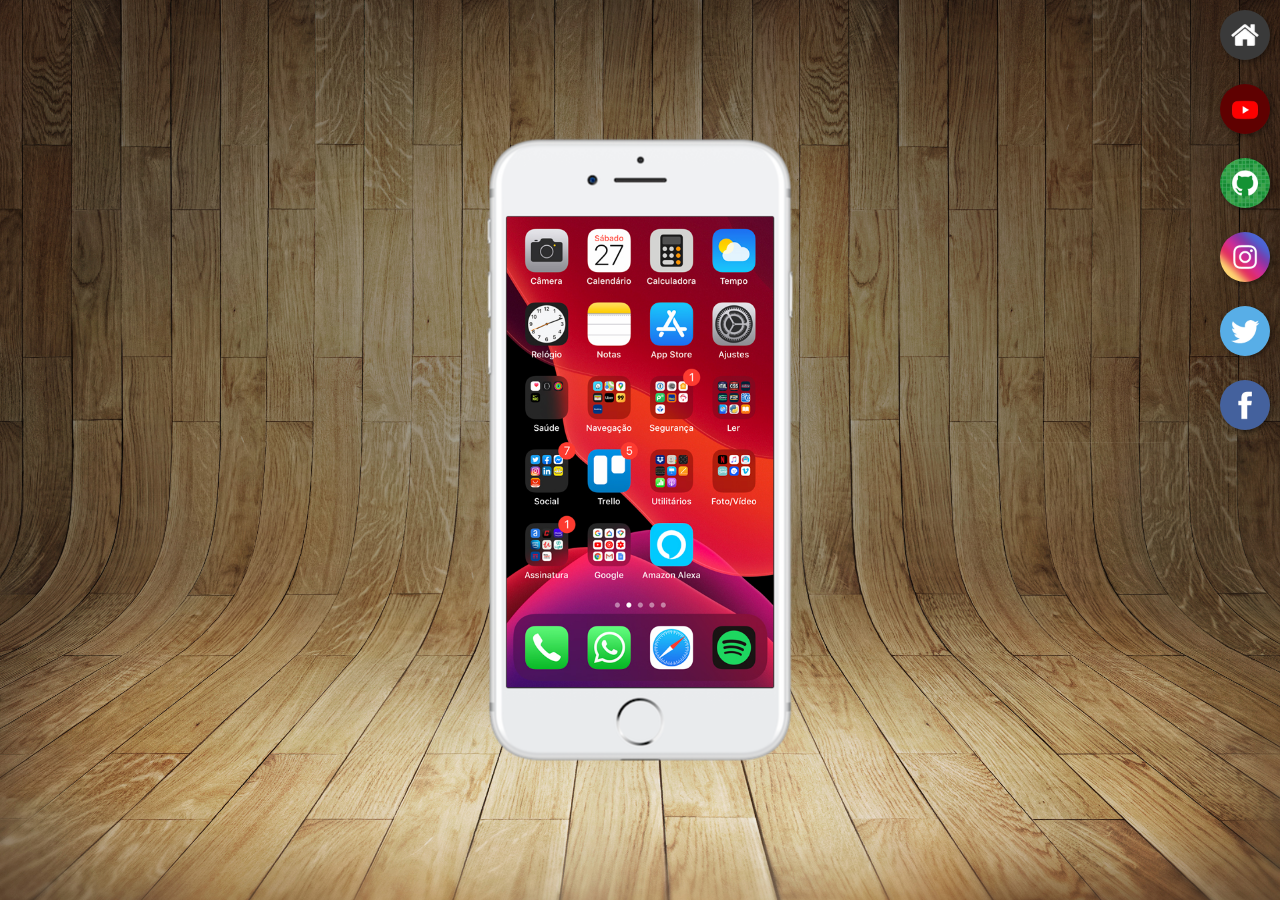
<file: index.html>
<!DOCTYPE html>
<html lang="pt-br">
<head>
    <meta charset="UTF-8">
    <meta name="viewport" content="width=device-width, initial-scale=1.0">
    <title>Projeto de Redes Sociais</title>
    <link rel="shortcut icon" href="favicon.ico" type="image/x-icon">
    <link rel="stylesheet" href="estilos/style.css">
</head>
<body>
    <main>
        <section id="telefone">
            <iframe src="home.html" name="tela" id="tela" frameborder="0">
                Seu navegador não é compatível com isso.
            </iframe>   
        </section>
        <section id="redes-sociais">
            <a href="home.html" target="tela"><img src="imagens/logo-home.jpg" alt=""></a><br>
            <a href="youtube.html" target="tela"><img src="imagens/logo-youtube.jpg" alt=""></a><br>
            <a href="gitgub.html" target="tela"><img src="imagens/logo-github.jpg" alt=""></a><br>
            <a href="instagram.html" target="tela"><img src="imagens/logo-instagram.jpg" alt=""></a><br>
            <a href="twitter.html" target="tela"><img src="imagens/logo-twitter.jpg" alt=""></a><br>
            <a href="facebook.html" target="tela"><img src="imagens/logo-facebook.jpg" alt=""></a>
        </section>
    </main>
</body>
</html>
</file>
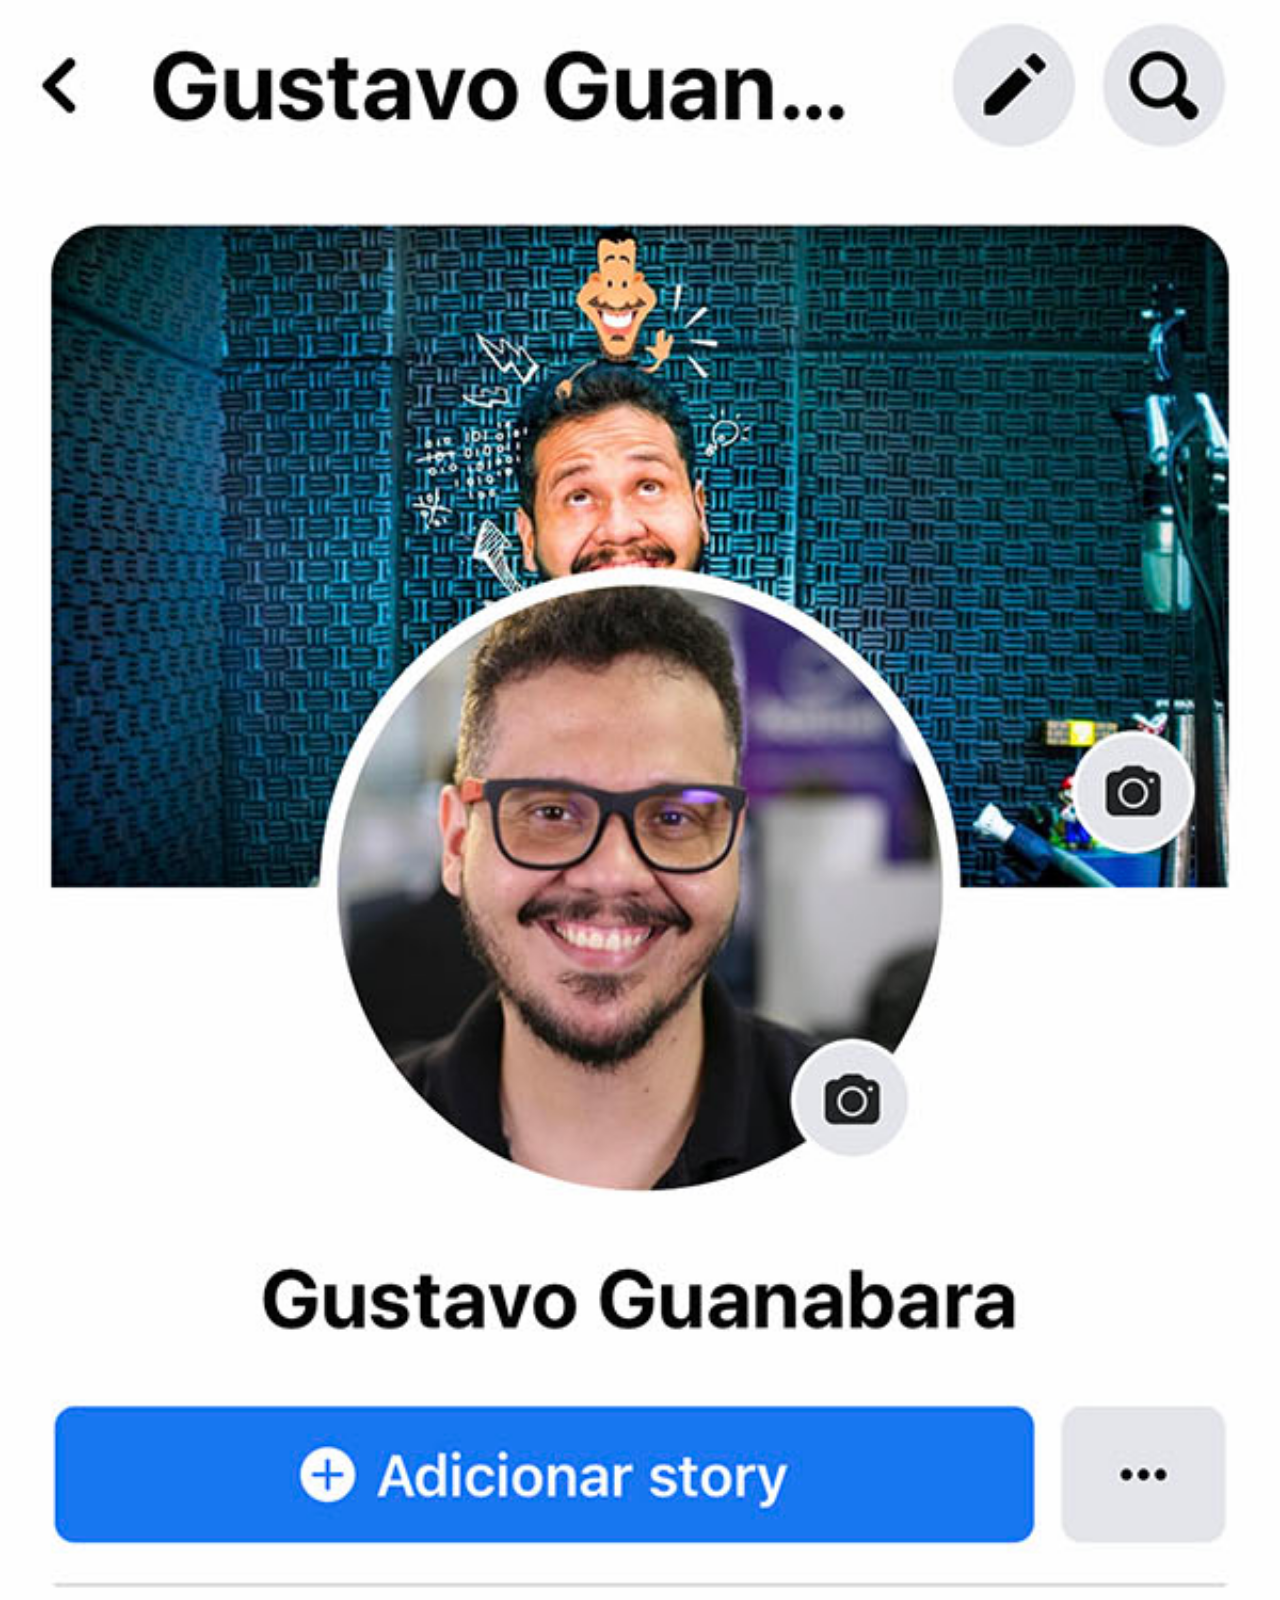
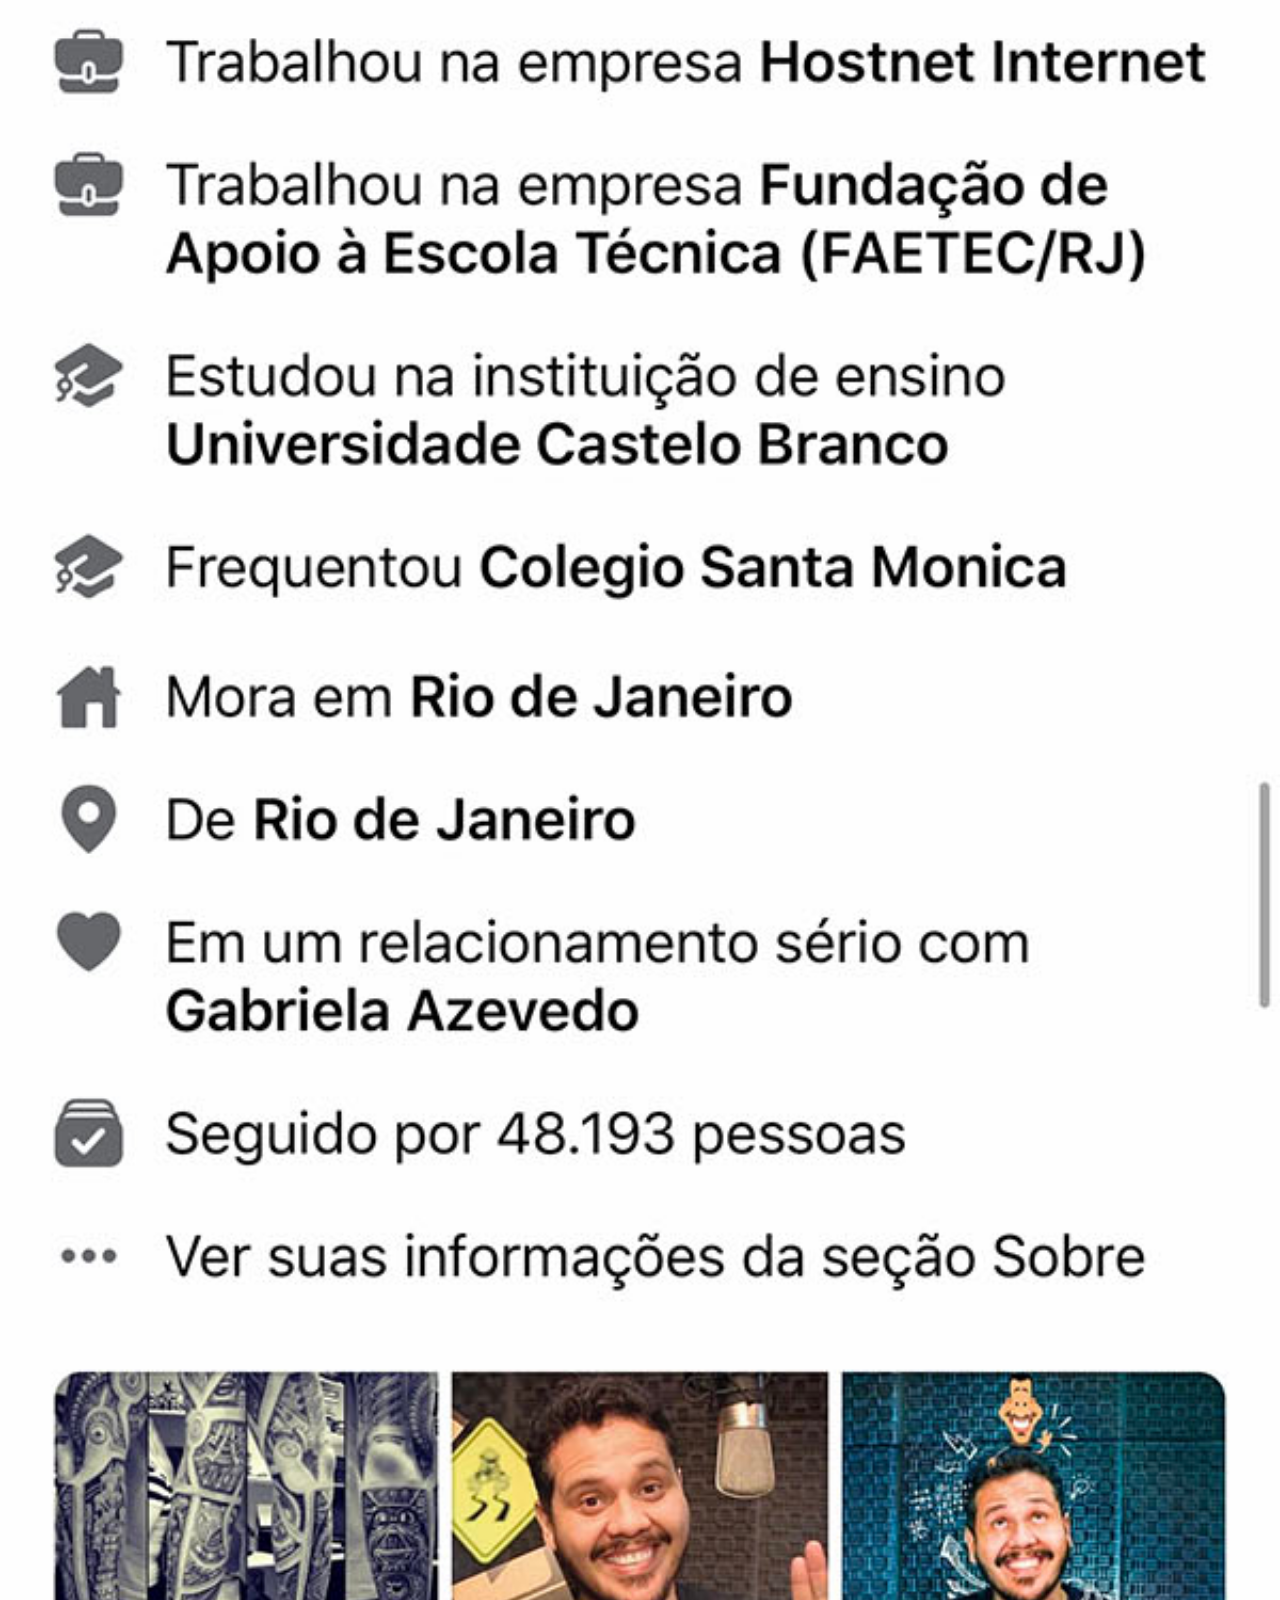
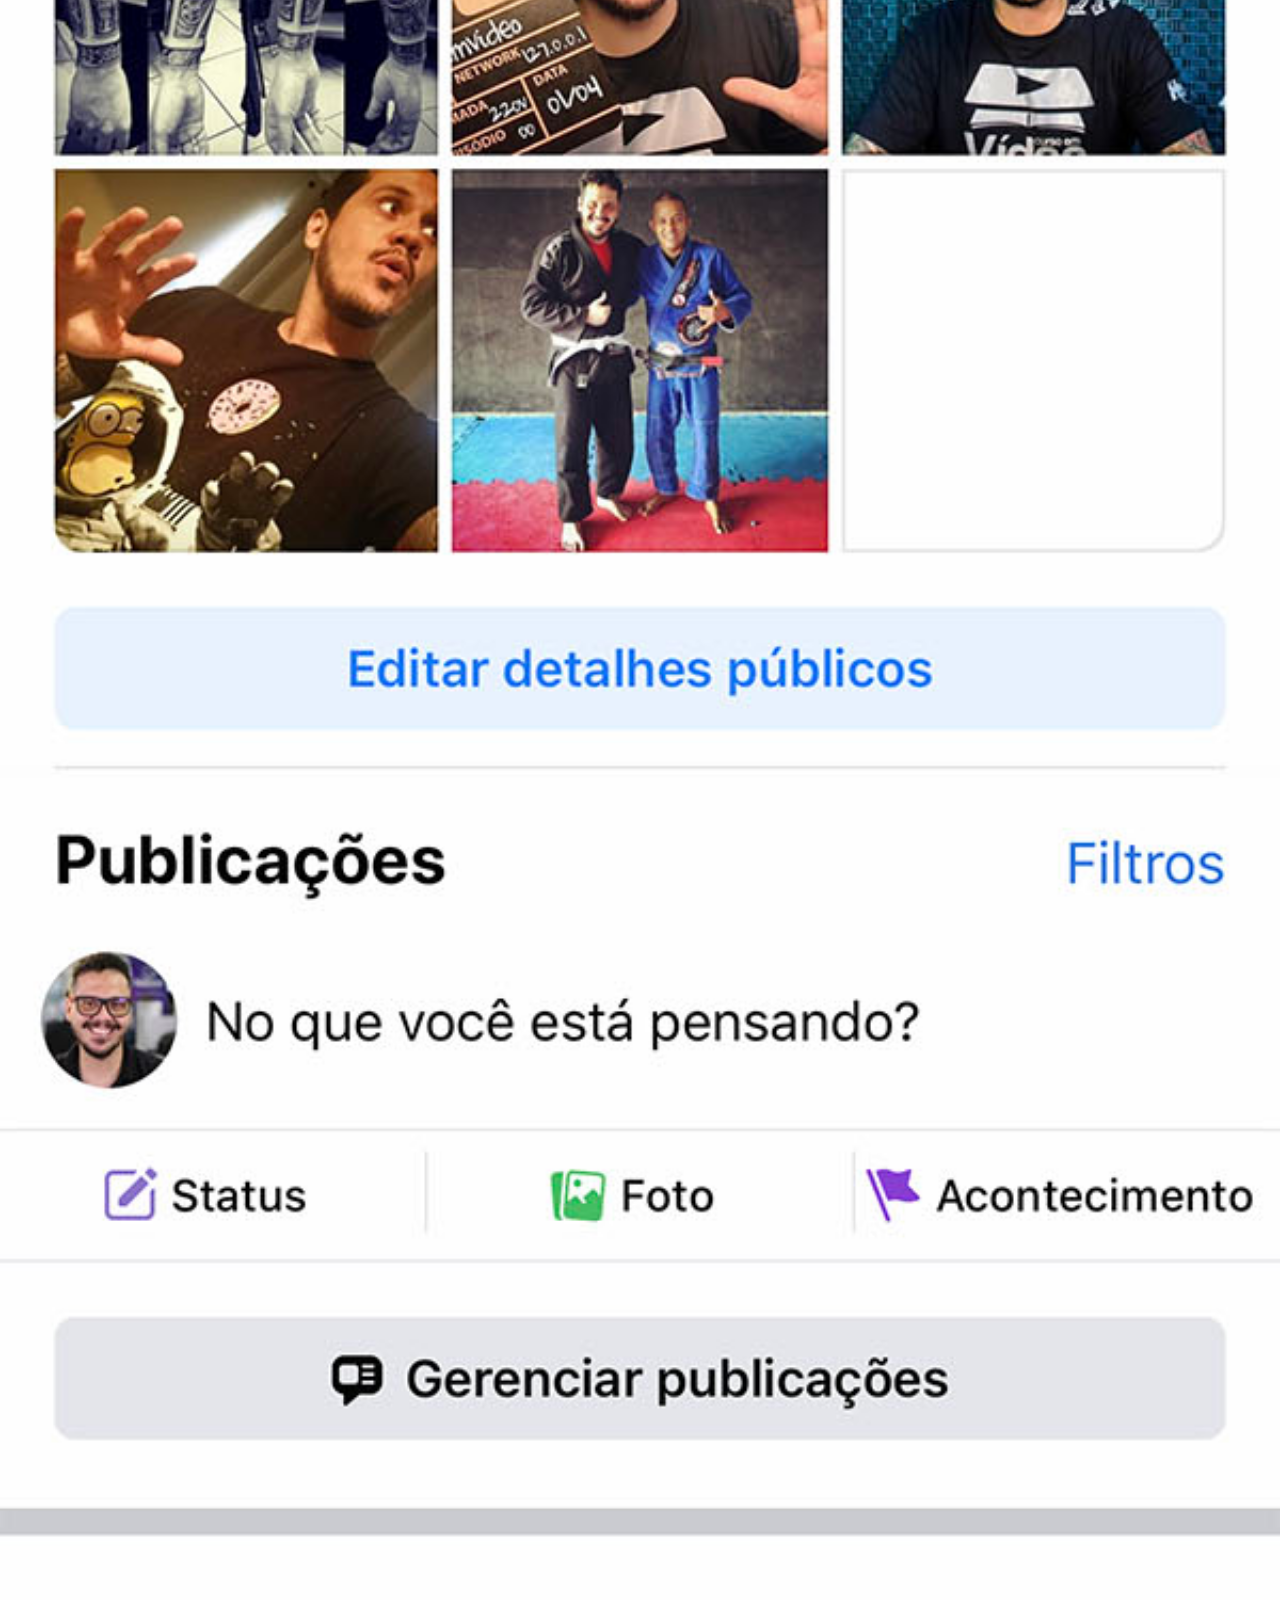
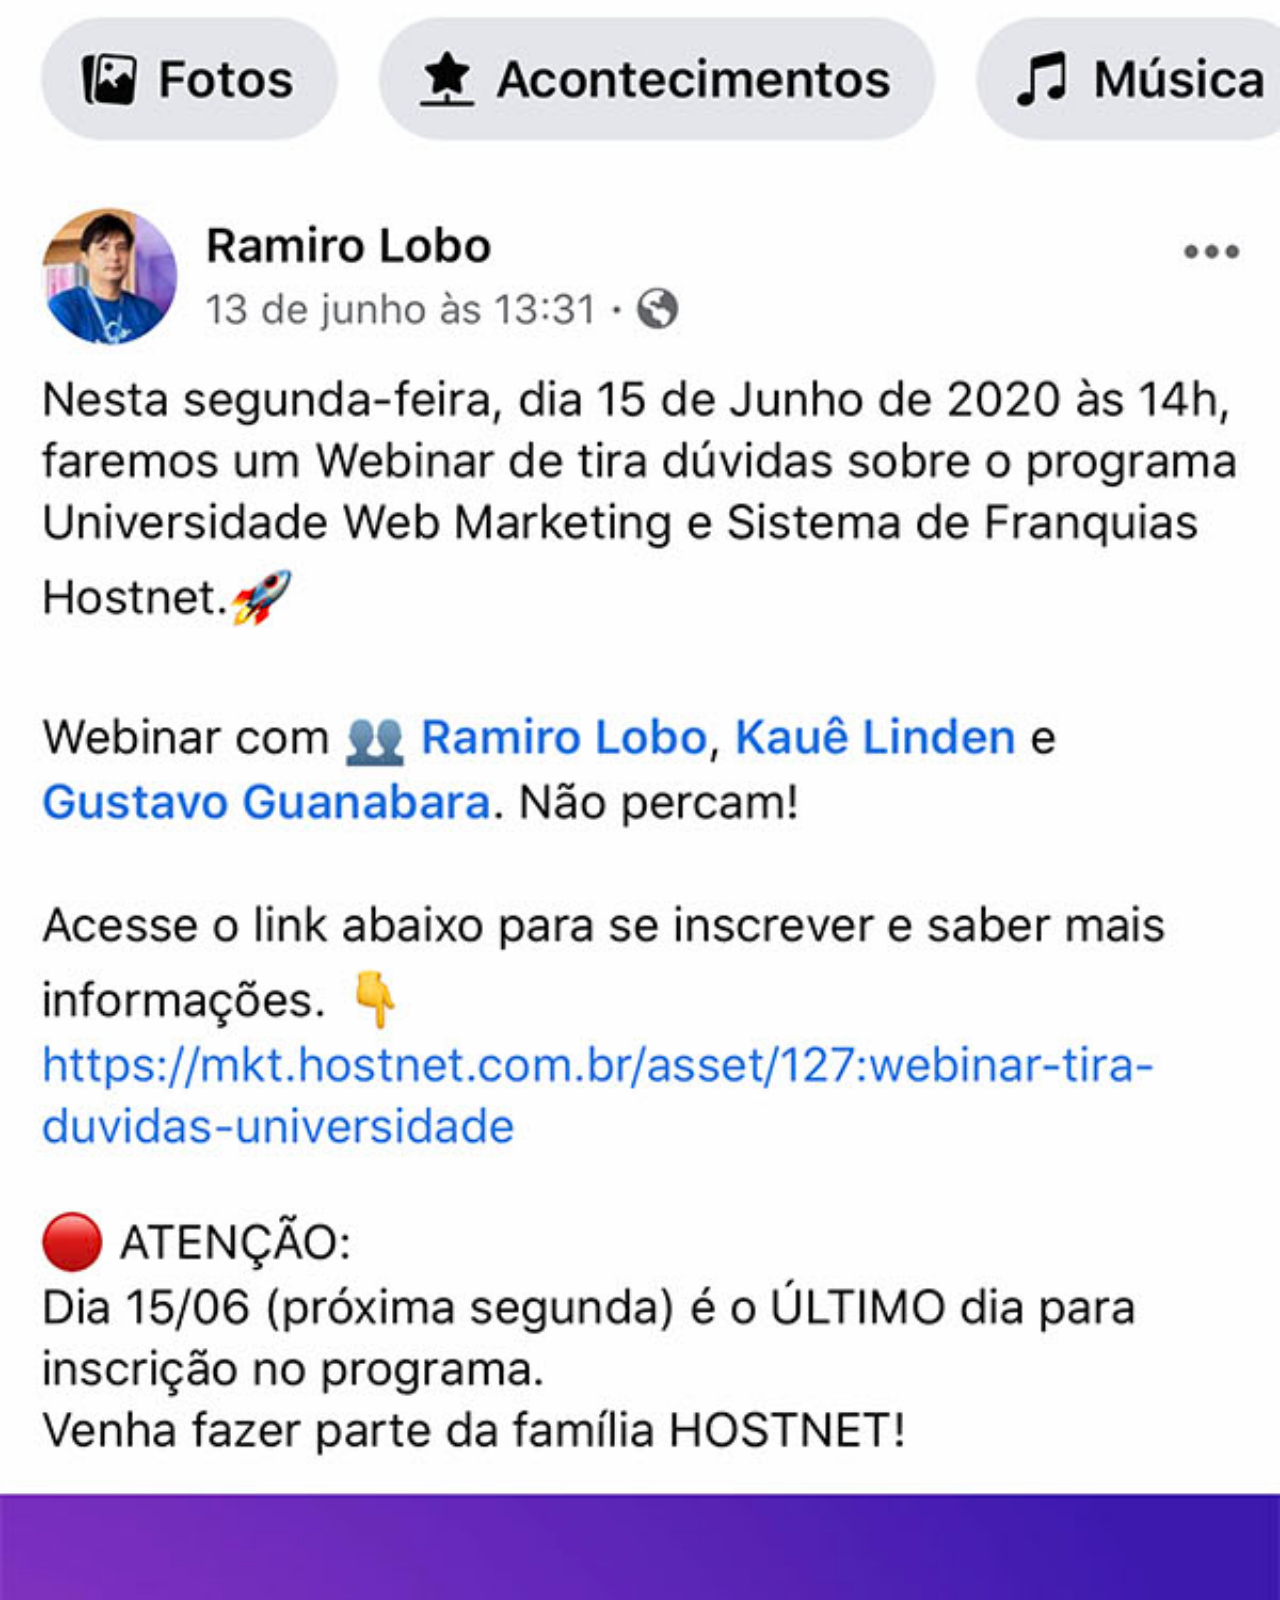
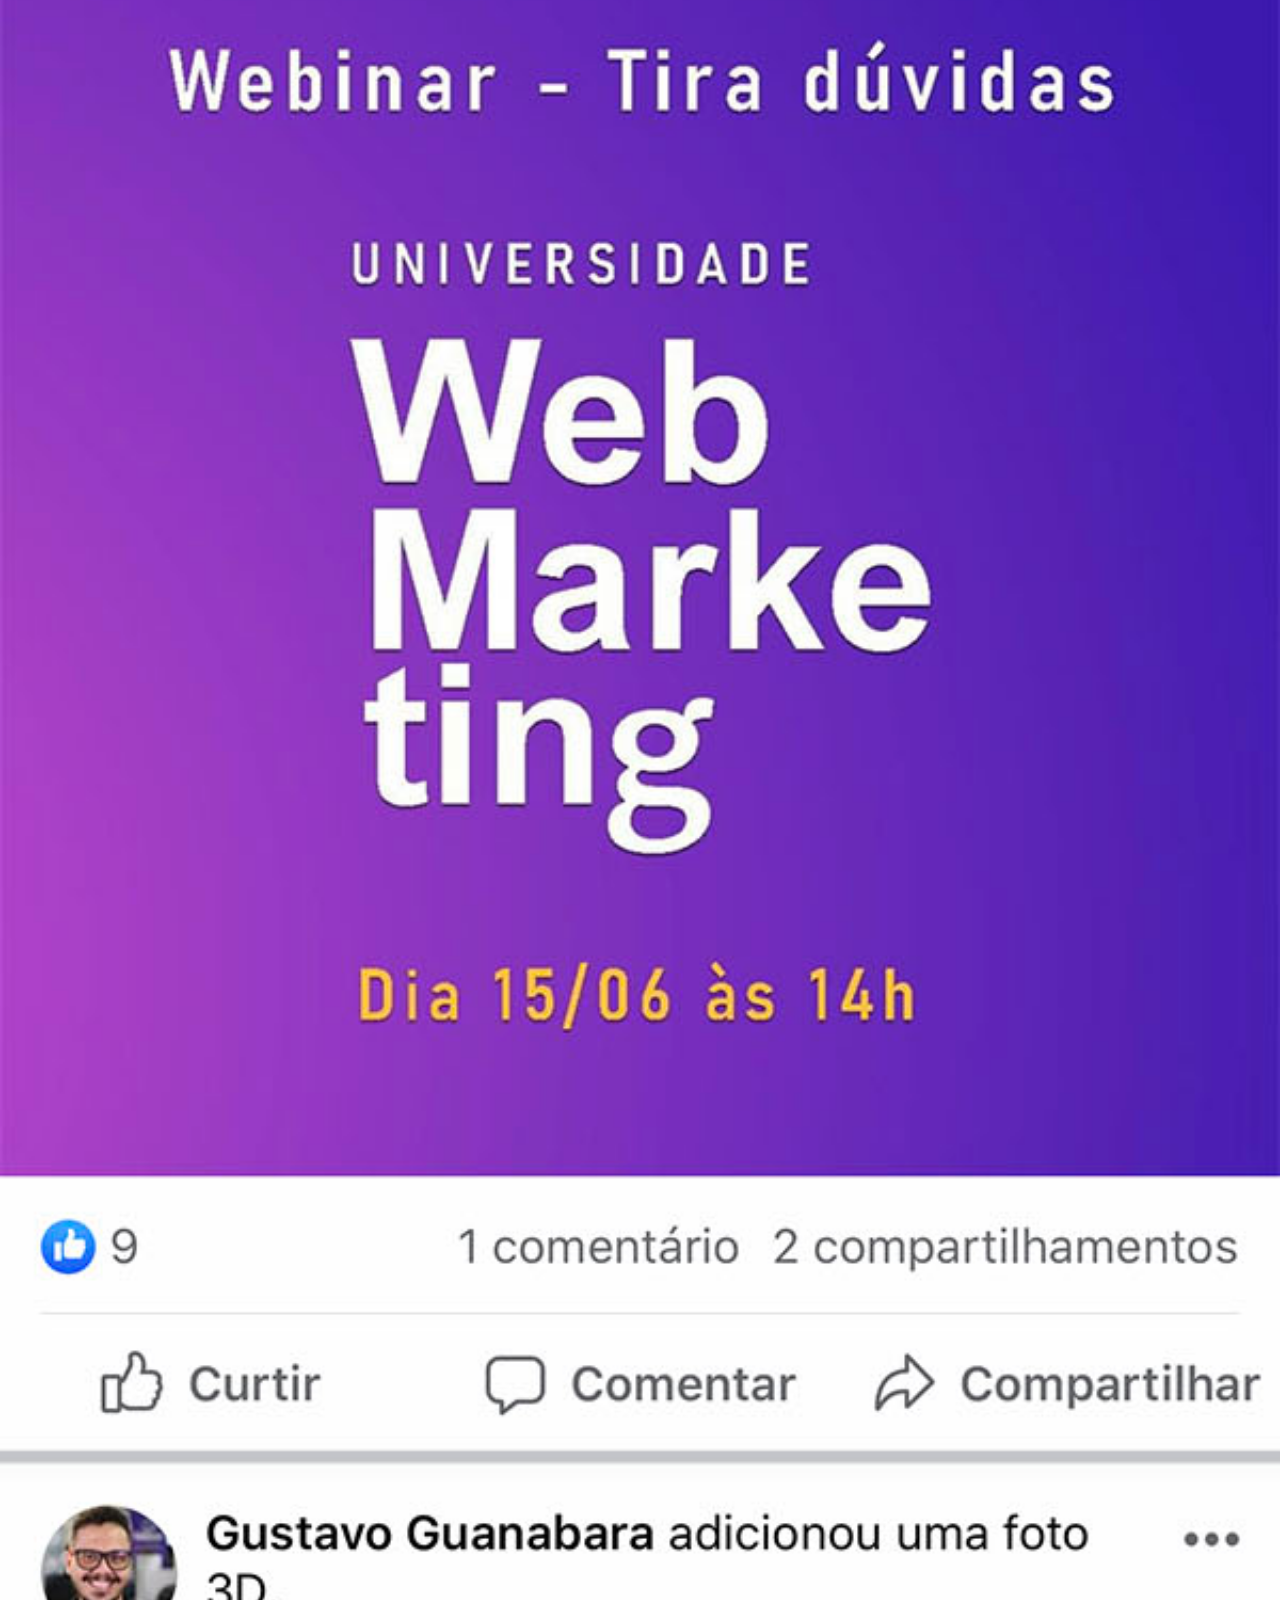
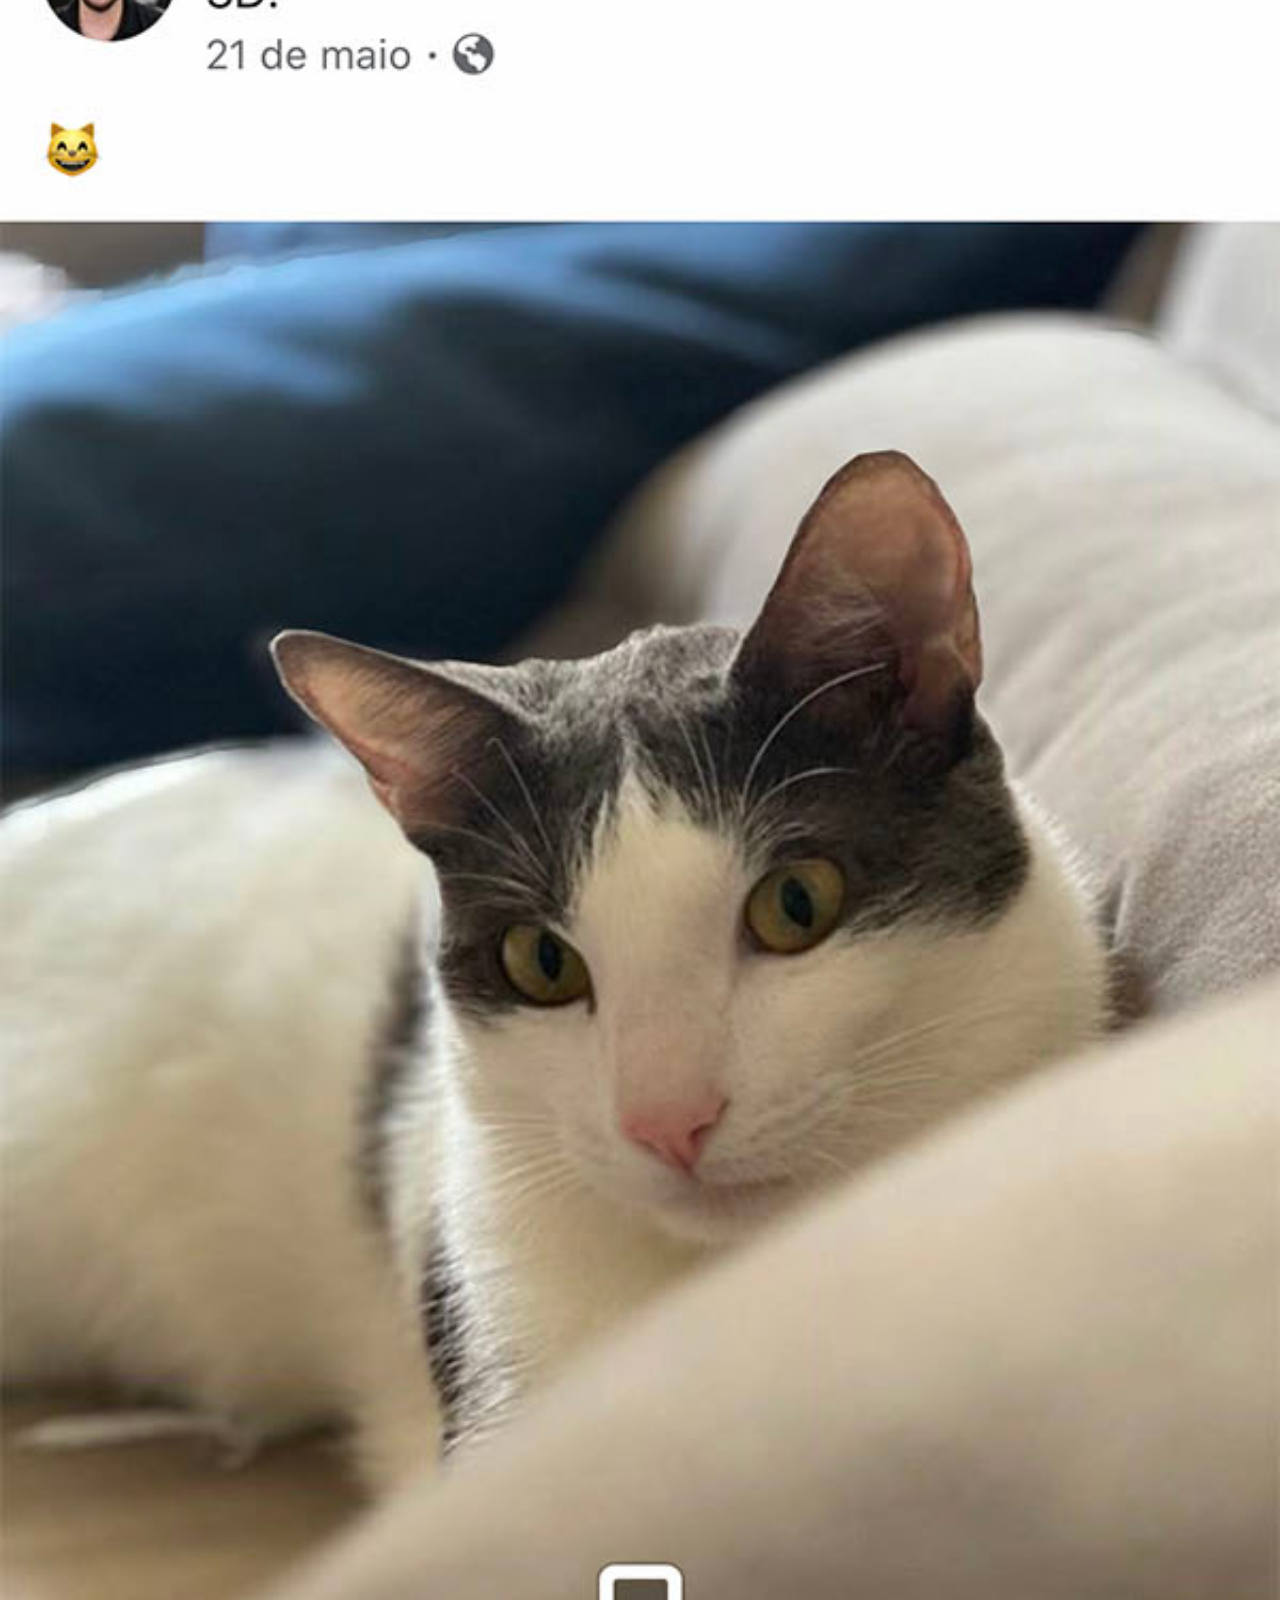
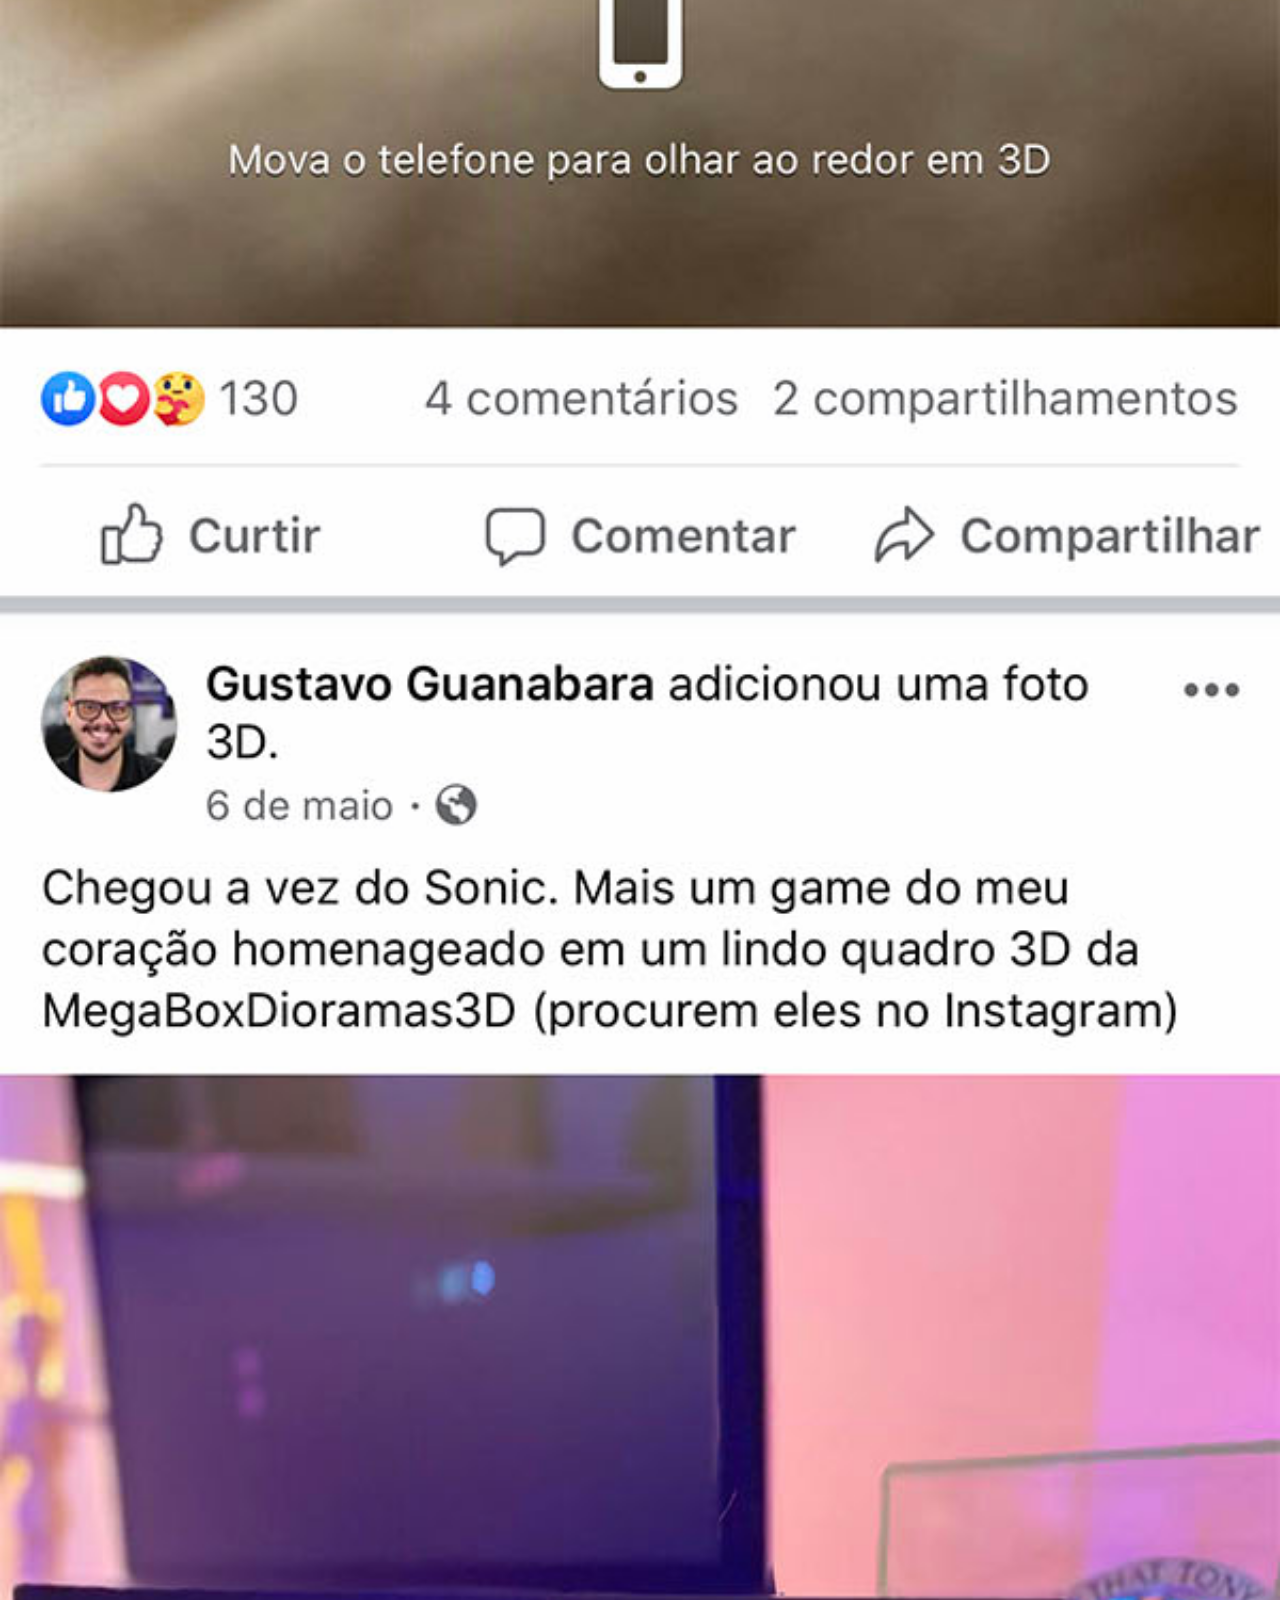
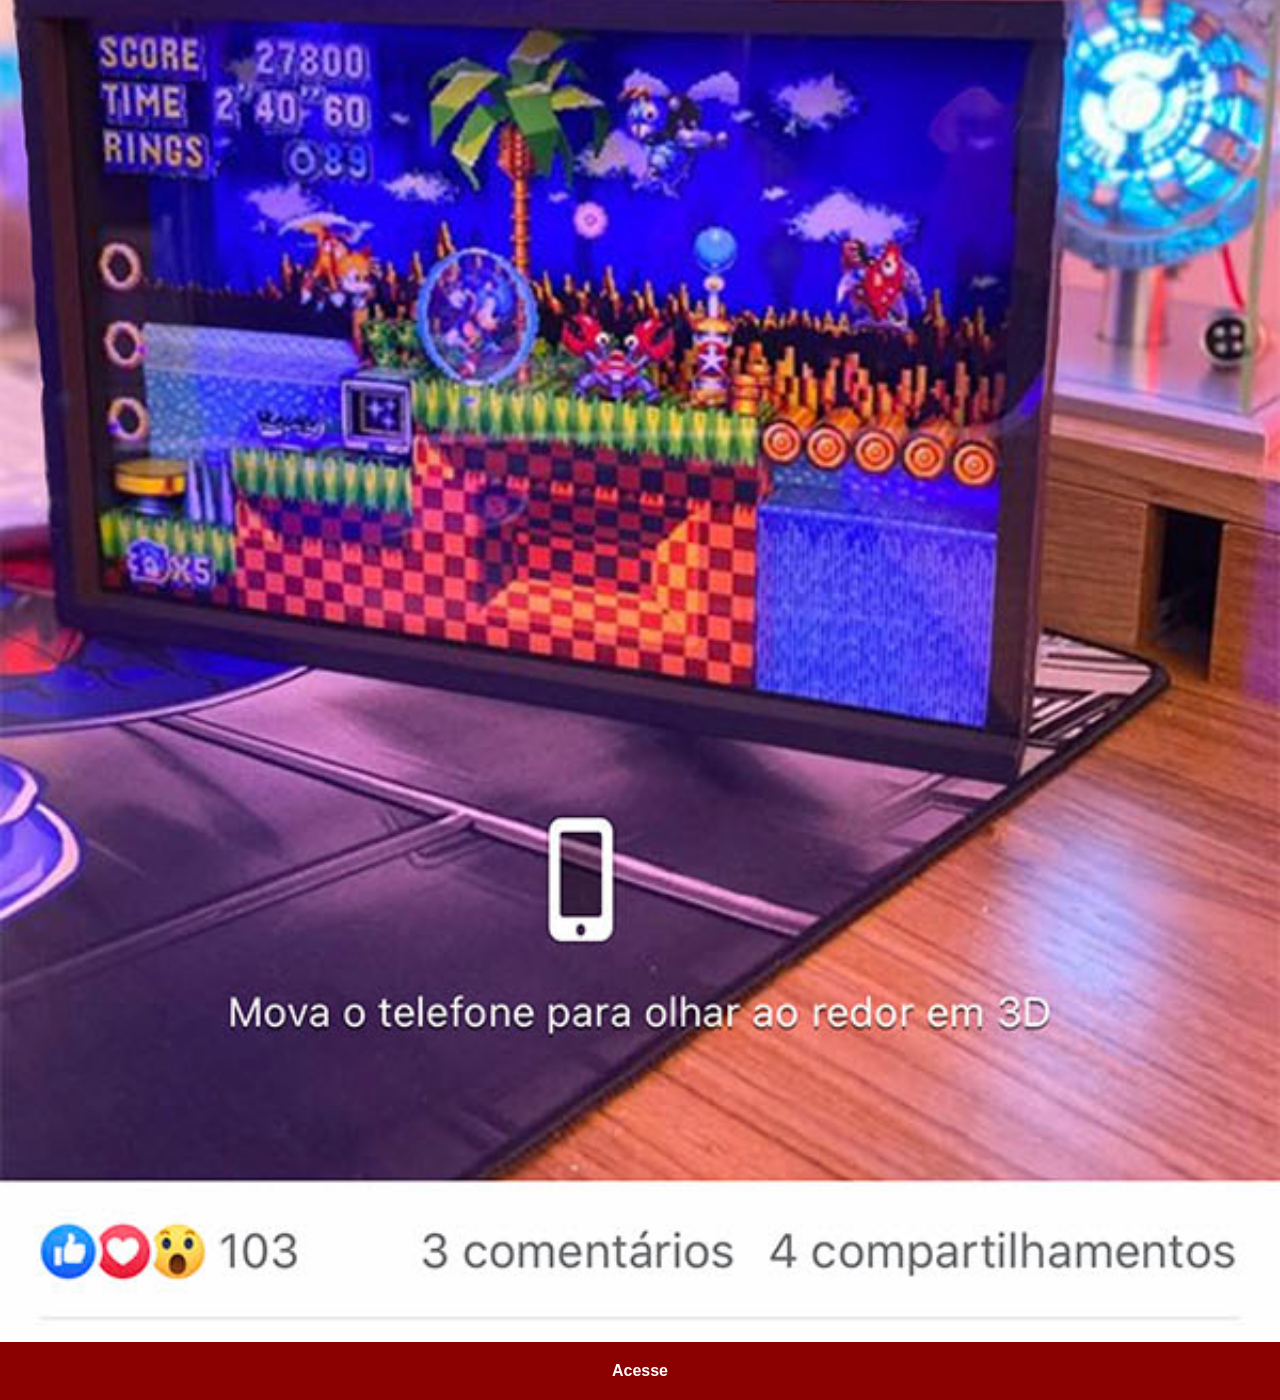
<file: facebook.html>
<!DOCTYPE html>
<html lang="pt-br">
<head>
    <meta charset="UTF-8">
    <meta name="viewport" content="width=device-width, initial-scale=1.0">
    <title>Facebook</title>
    <link rel="stylesheet" href="estilos/social.css">
</head>
<body>
    <img src="imagens/tela-facebook.jpg" alt="Facebook">
    <a href="https://www.facebook.com/" target="_blank">Acesse</a>
</body>
</html>
</file>
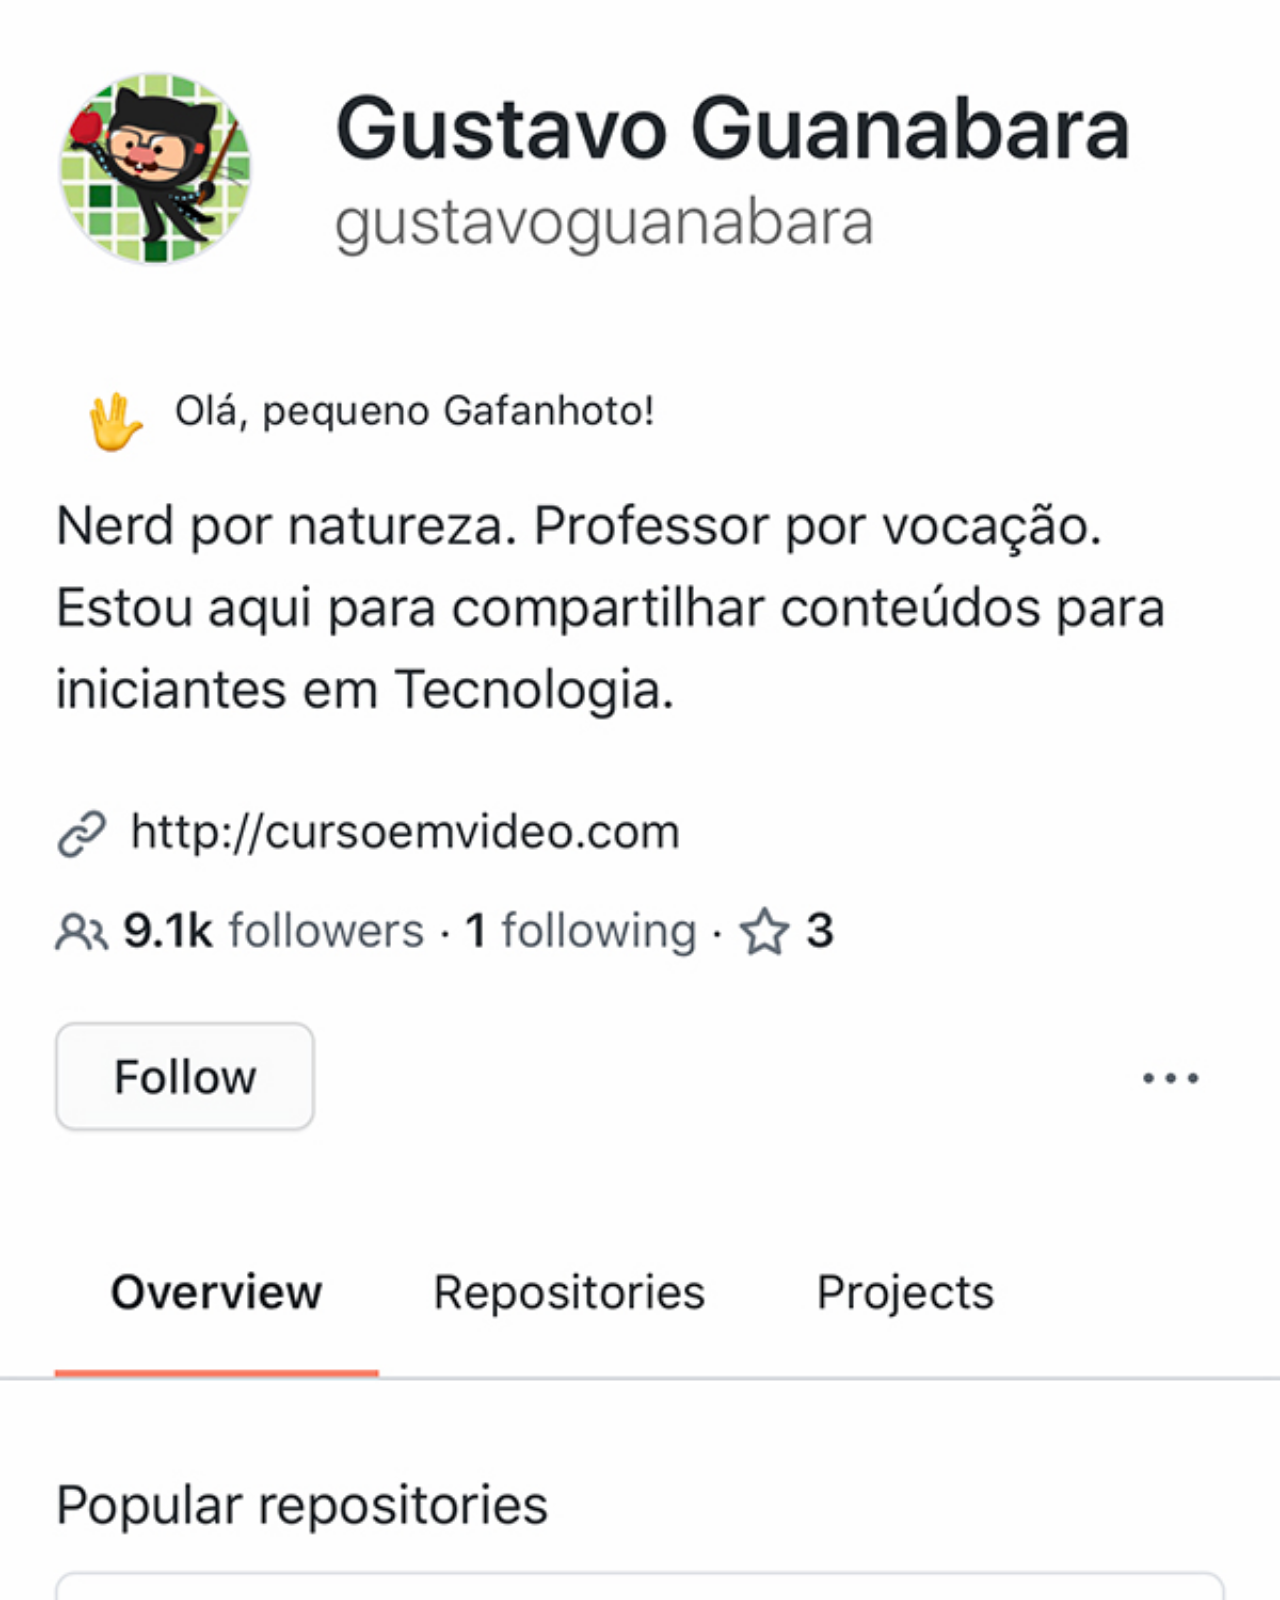
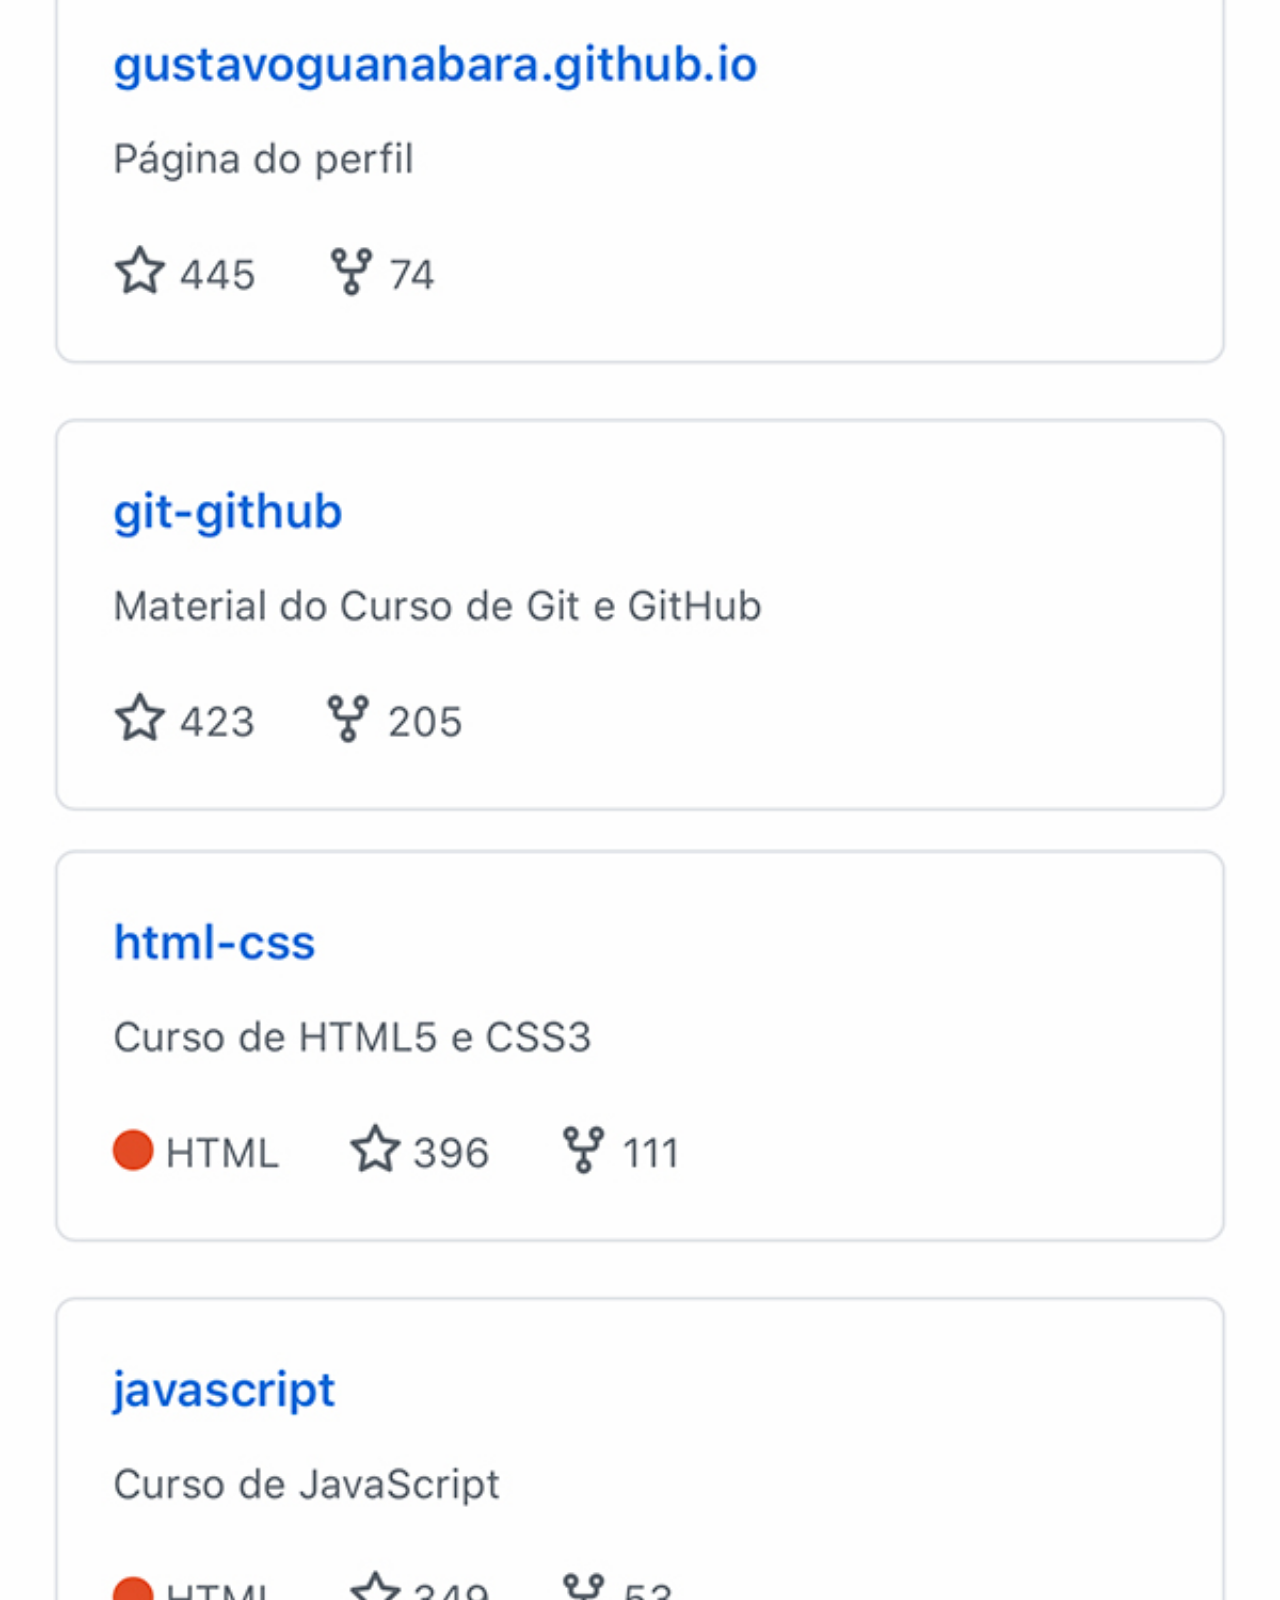
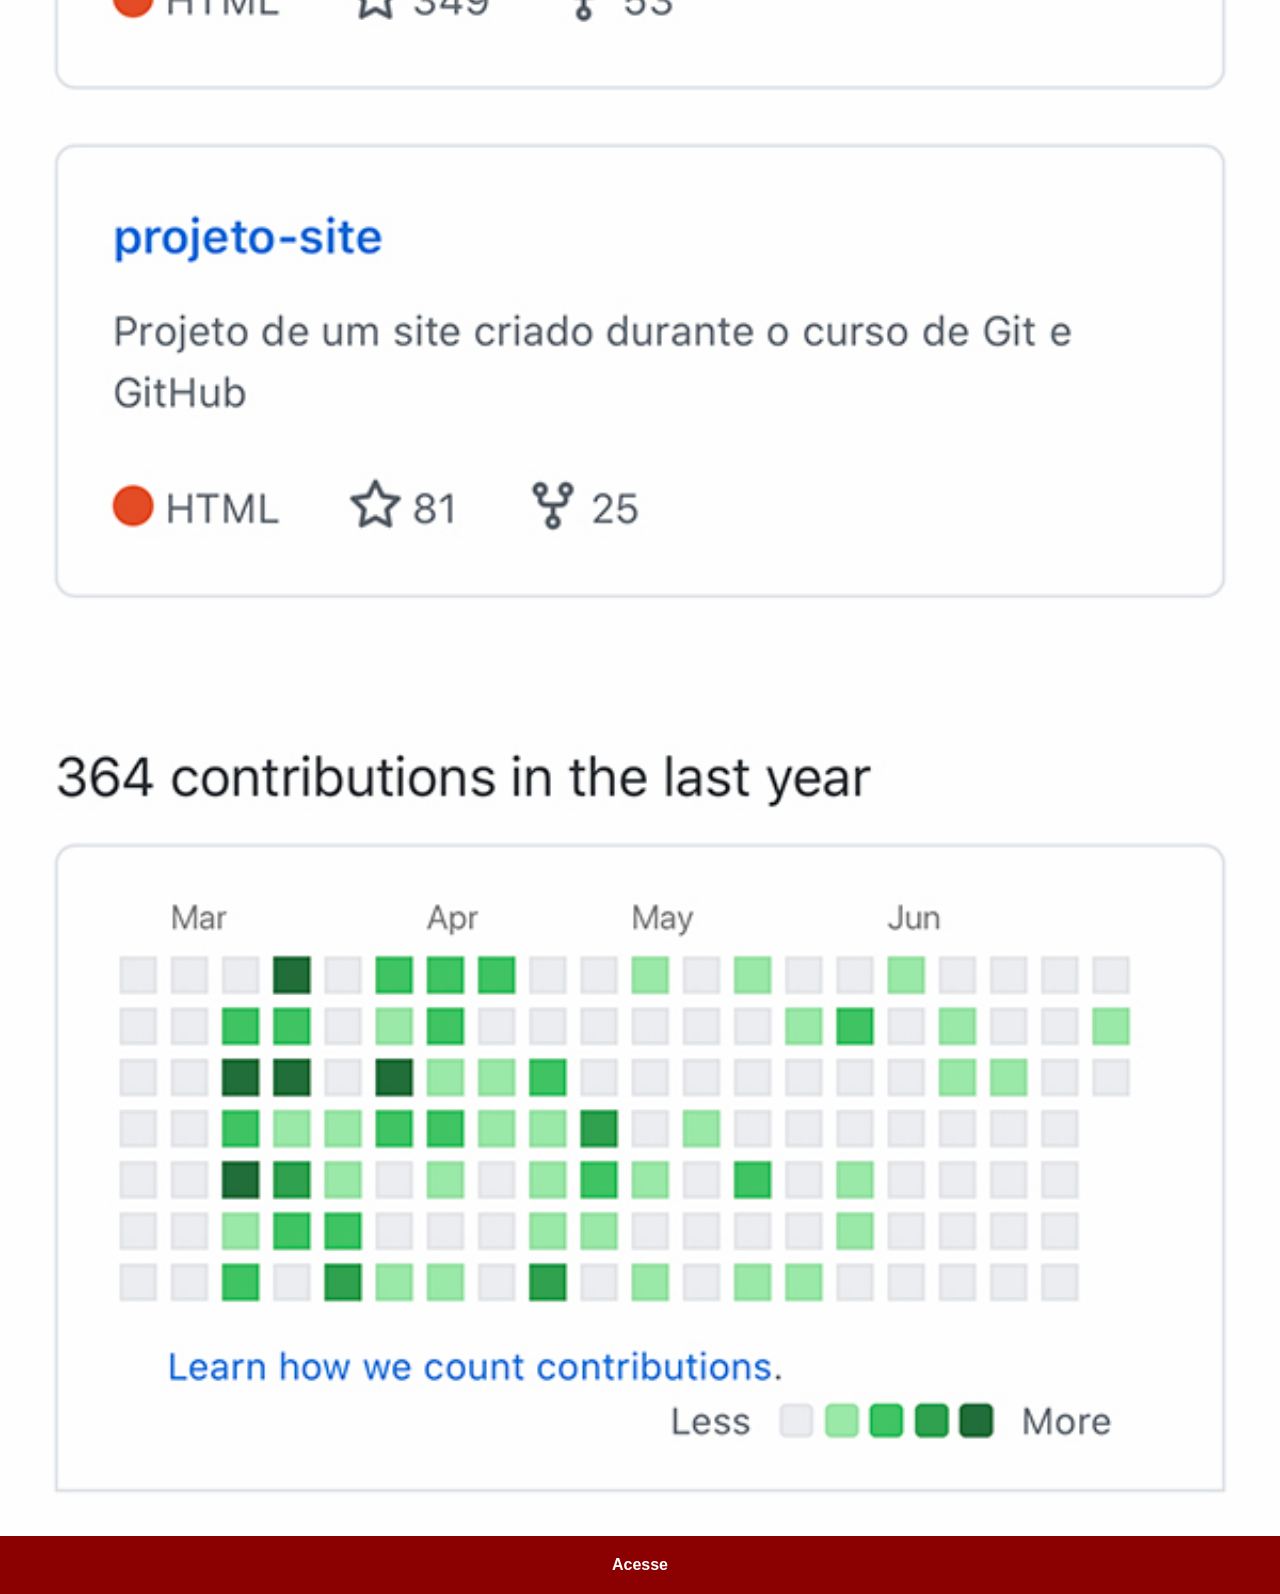
<file: gitgub.html>
<!DOCTYPE html>
<html lang="pt-br">
<head>
    <meta charset="UTF-8">
    <meta name="viewport" content="width=device-width, initial-scale=1.0">
    <title>GitHub</title>
    <link rel="stylesheet" href="estilos/social.css">
</head>
<body>
    <img src="imagens/tela-github.jpg" alt="GitHub">
    <a href="https://github.com/gustavoguanabara/" target="_blank">Acesse</a>
</body>
</html>
</file>
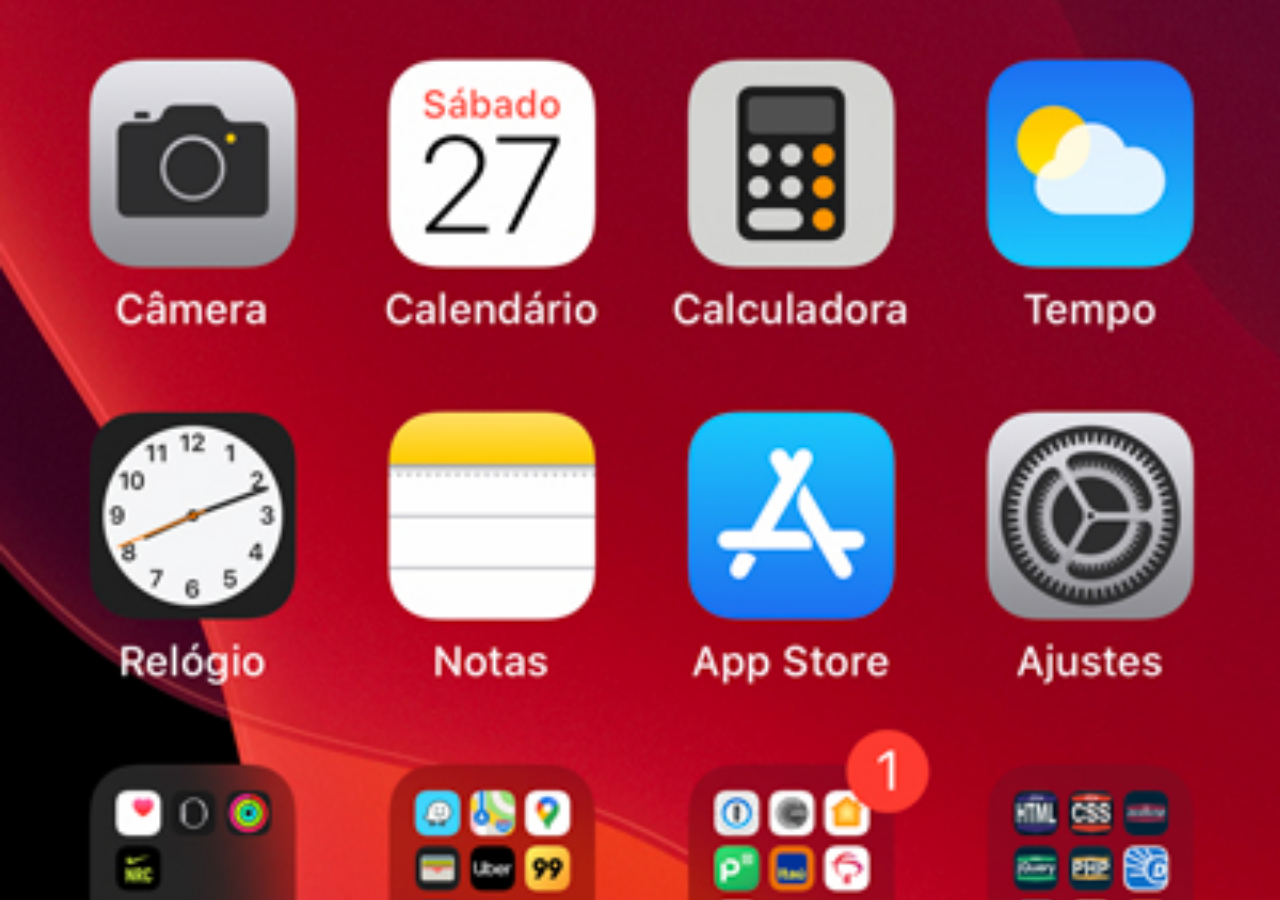
<file: home.html>
<!DOCTYPE html>
<html lang="pt-br">
<head>
    <meta charset="UTF-8">
    <meta name="viewport" content="width=device-width, initial-scale=1.0">
    <title>Home</title>
</head>
<style>
    * {
        margin: 0px;
        padding: 0px;
    }

    body {
        width: 100vw;
        height: 100vh;
        background: black url('imagens/tela-home.jpg') no-repeat top center;
        background-size: cover;
    }
</style>
<body>
    
</body>
</html>
</file>
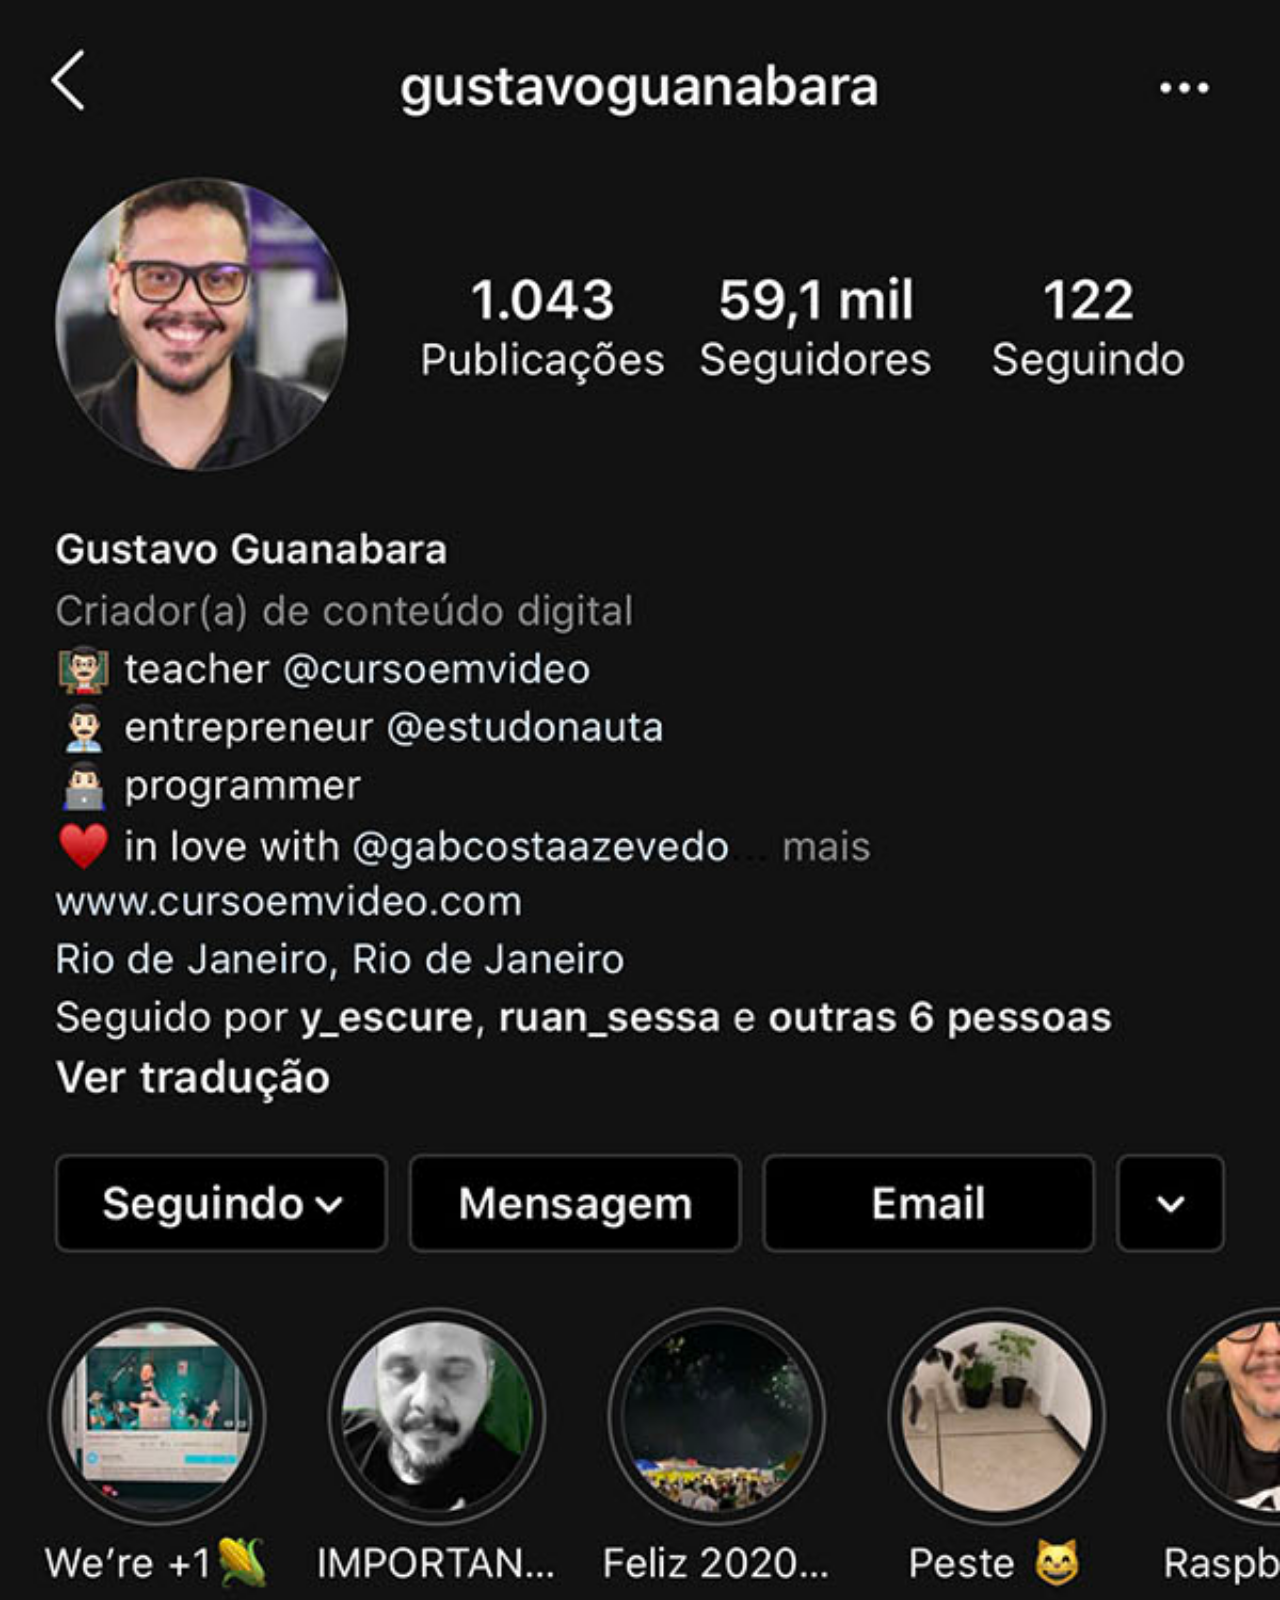
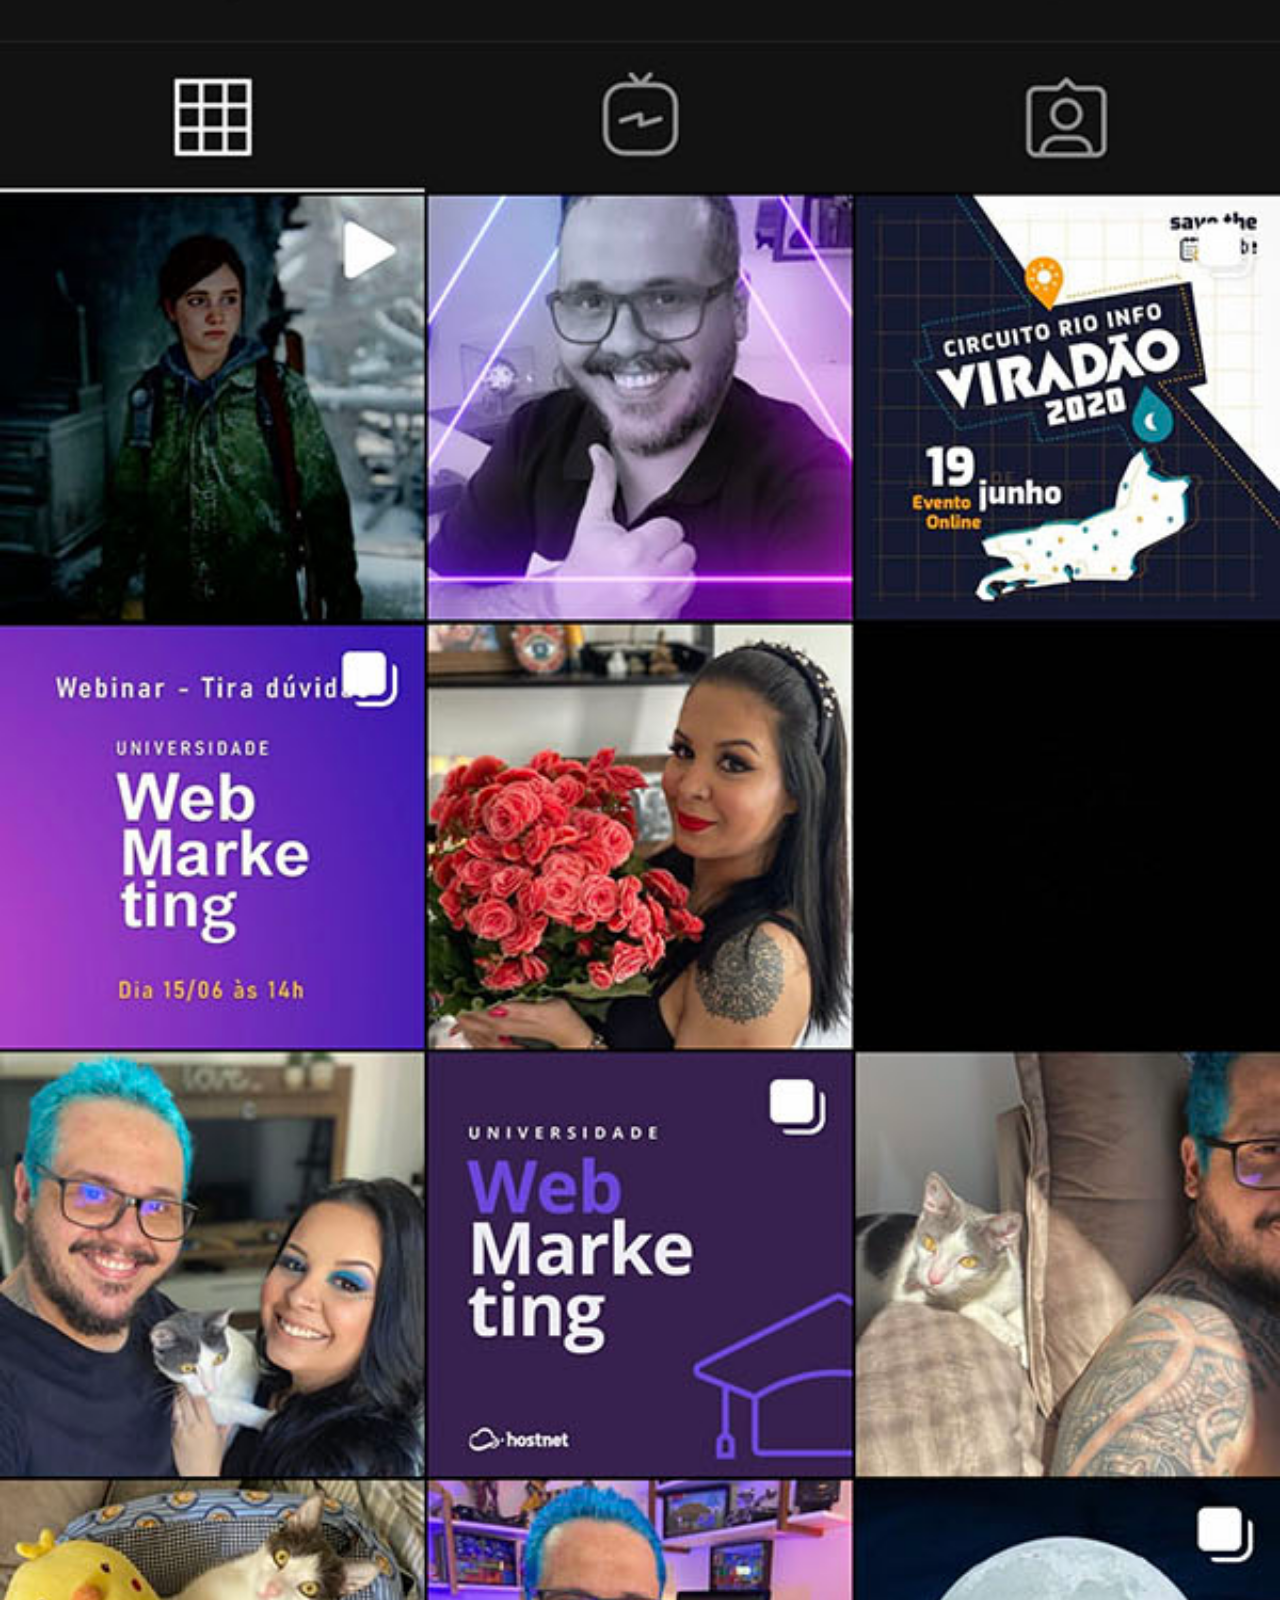
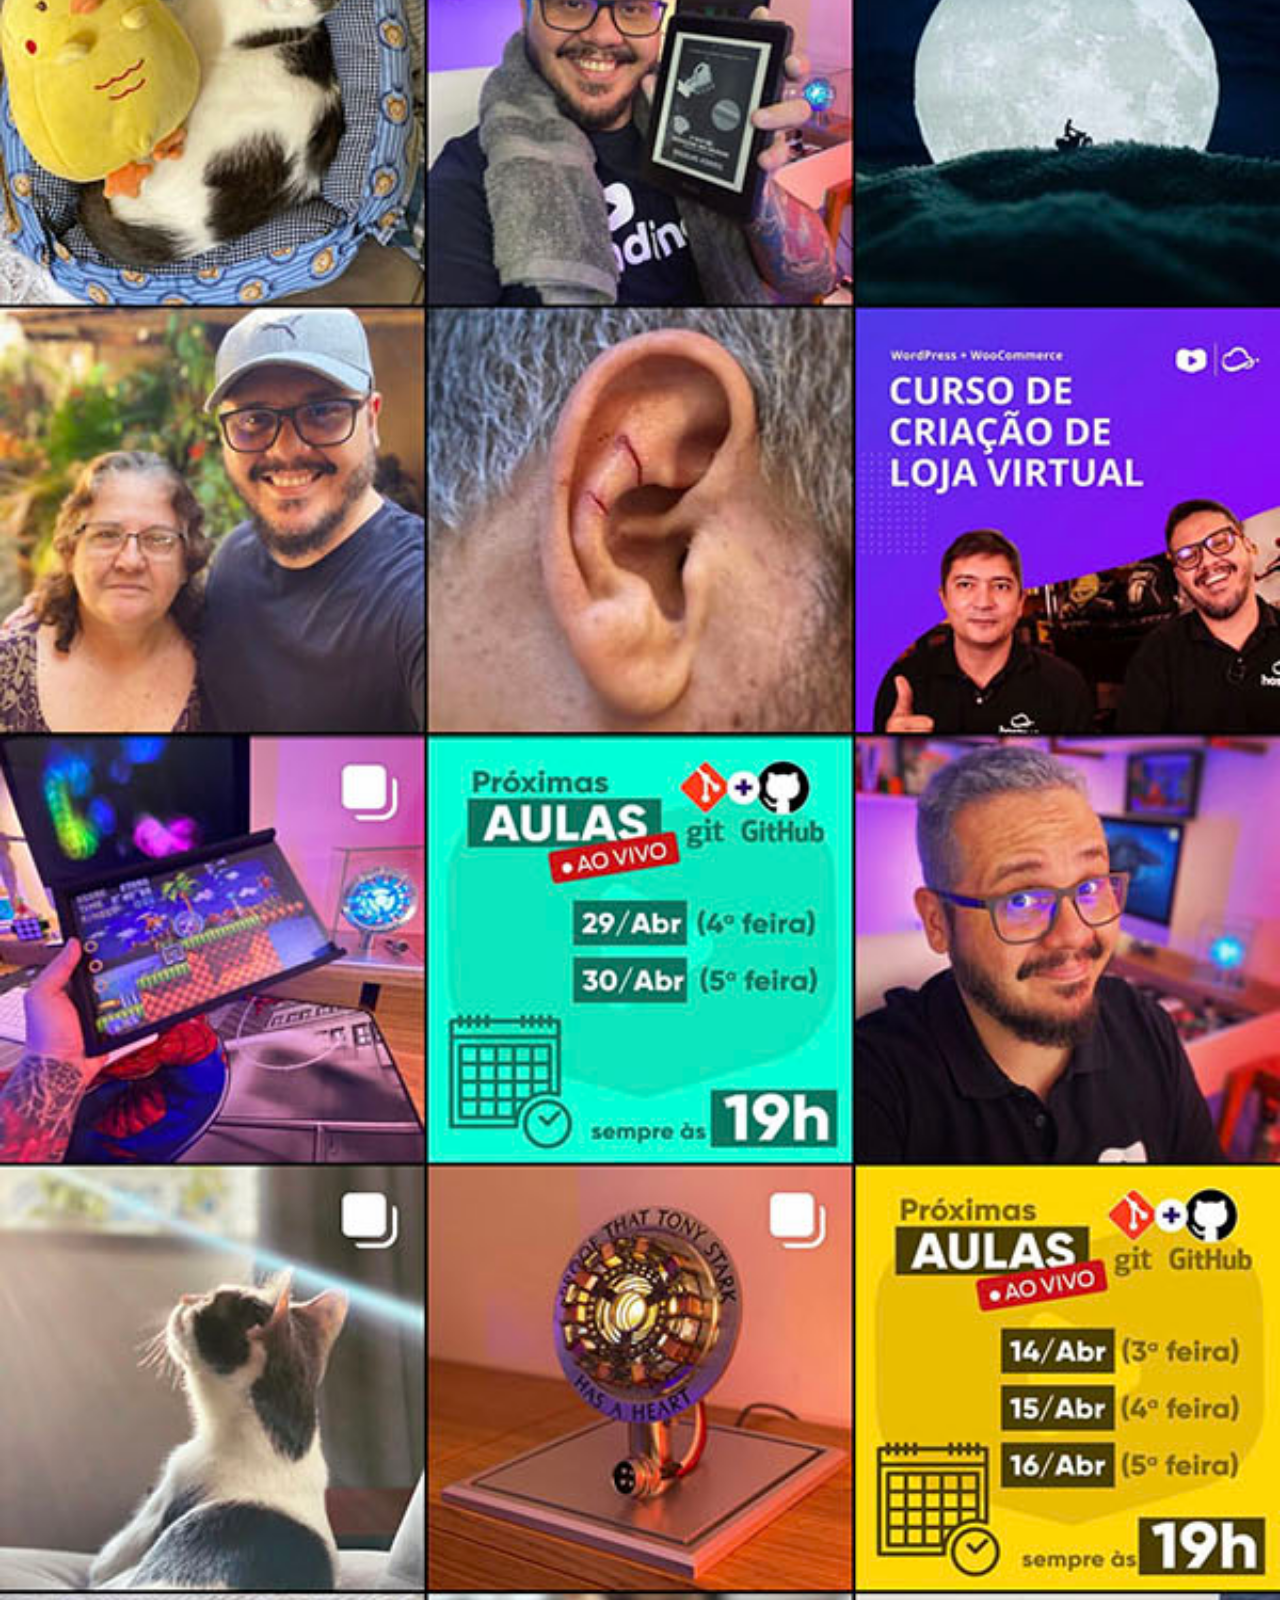
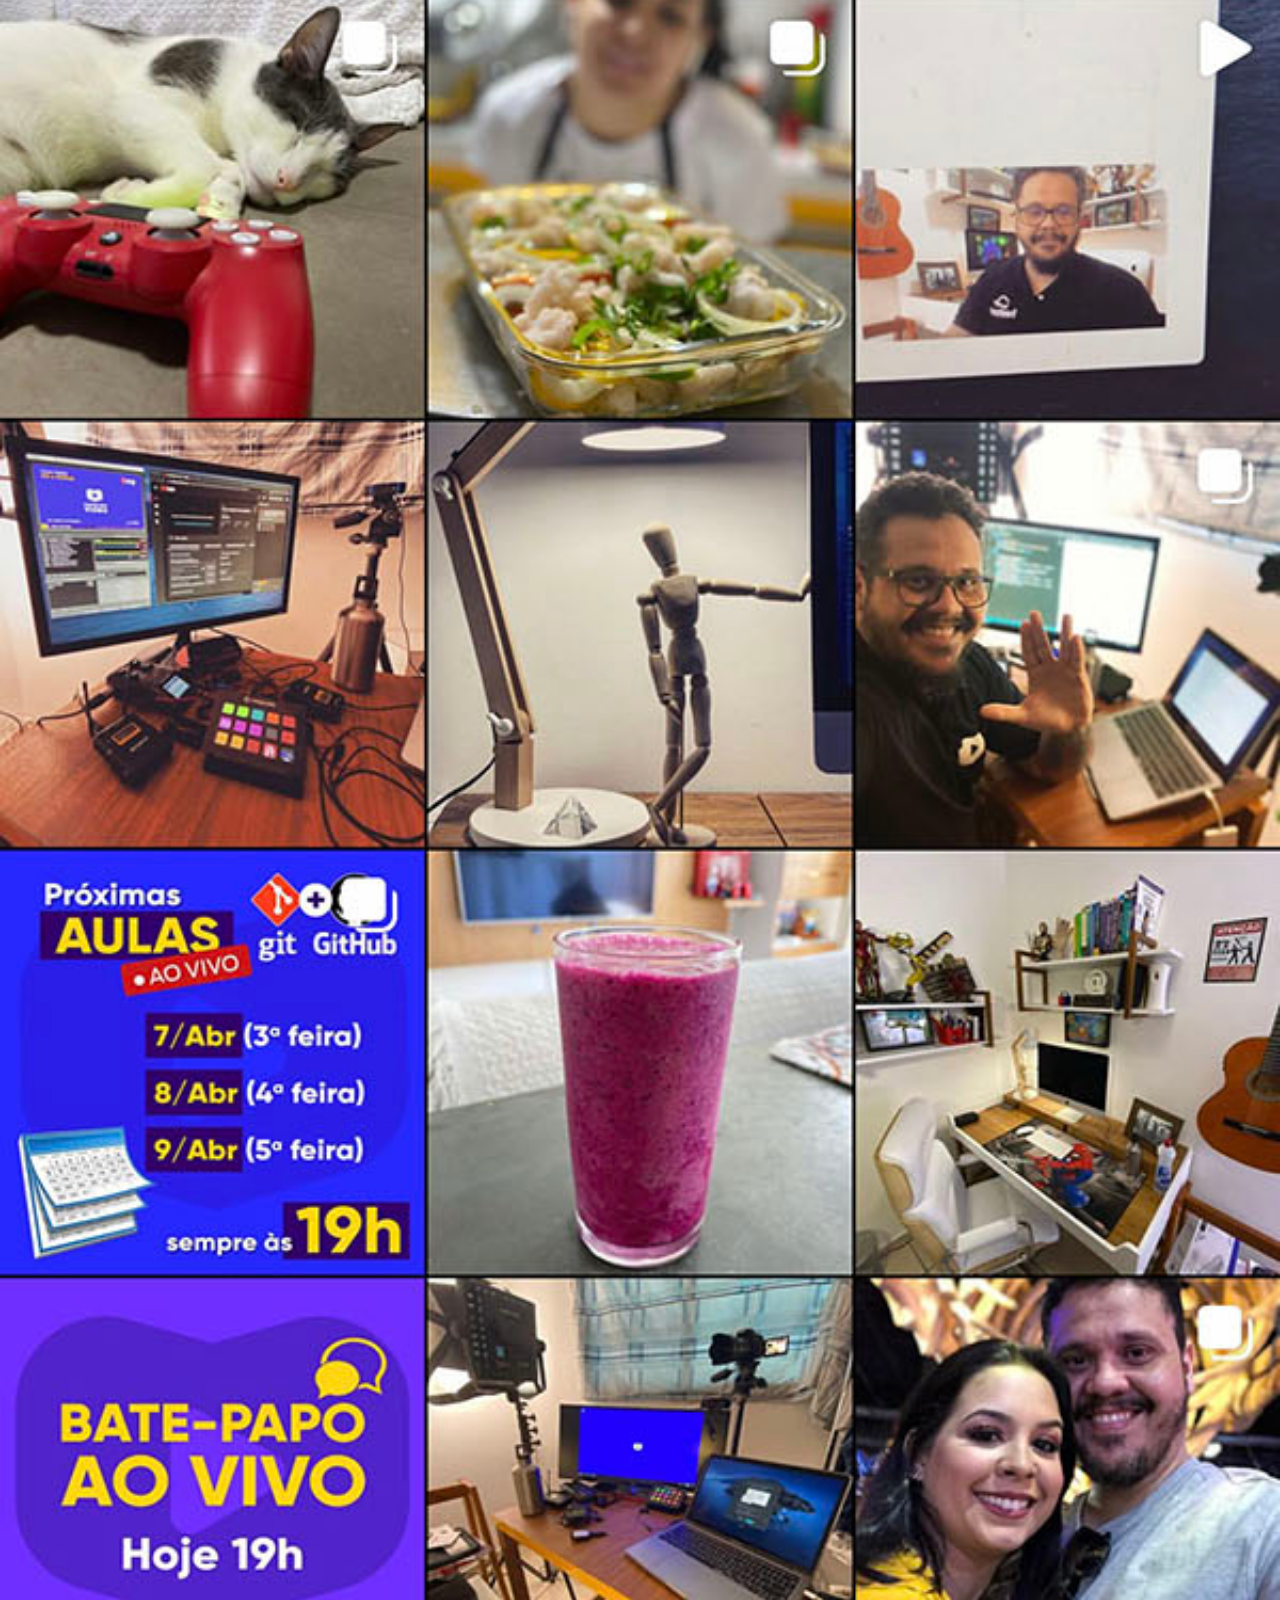
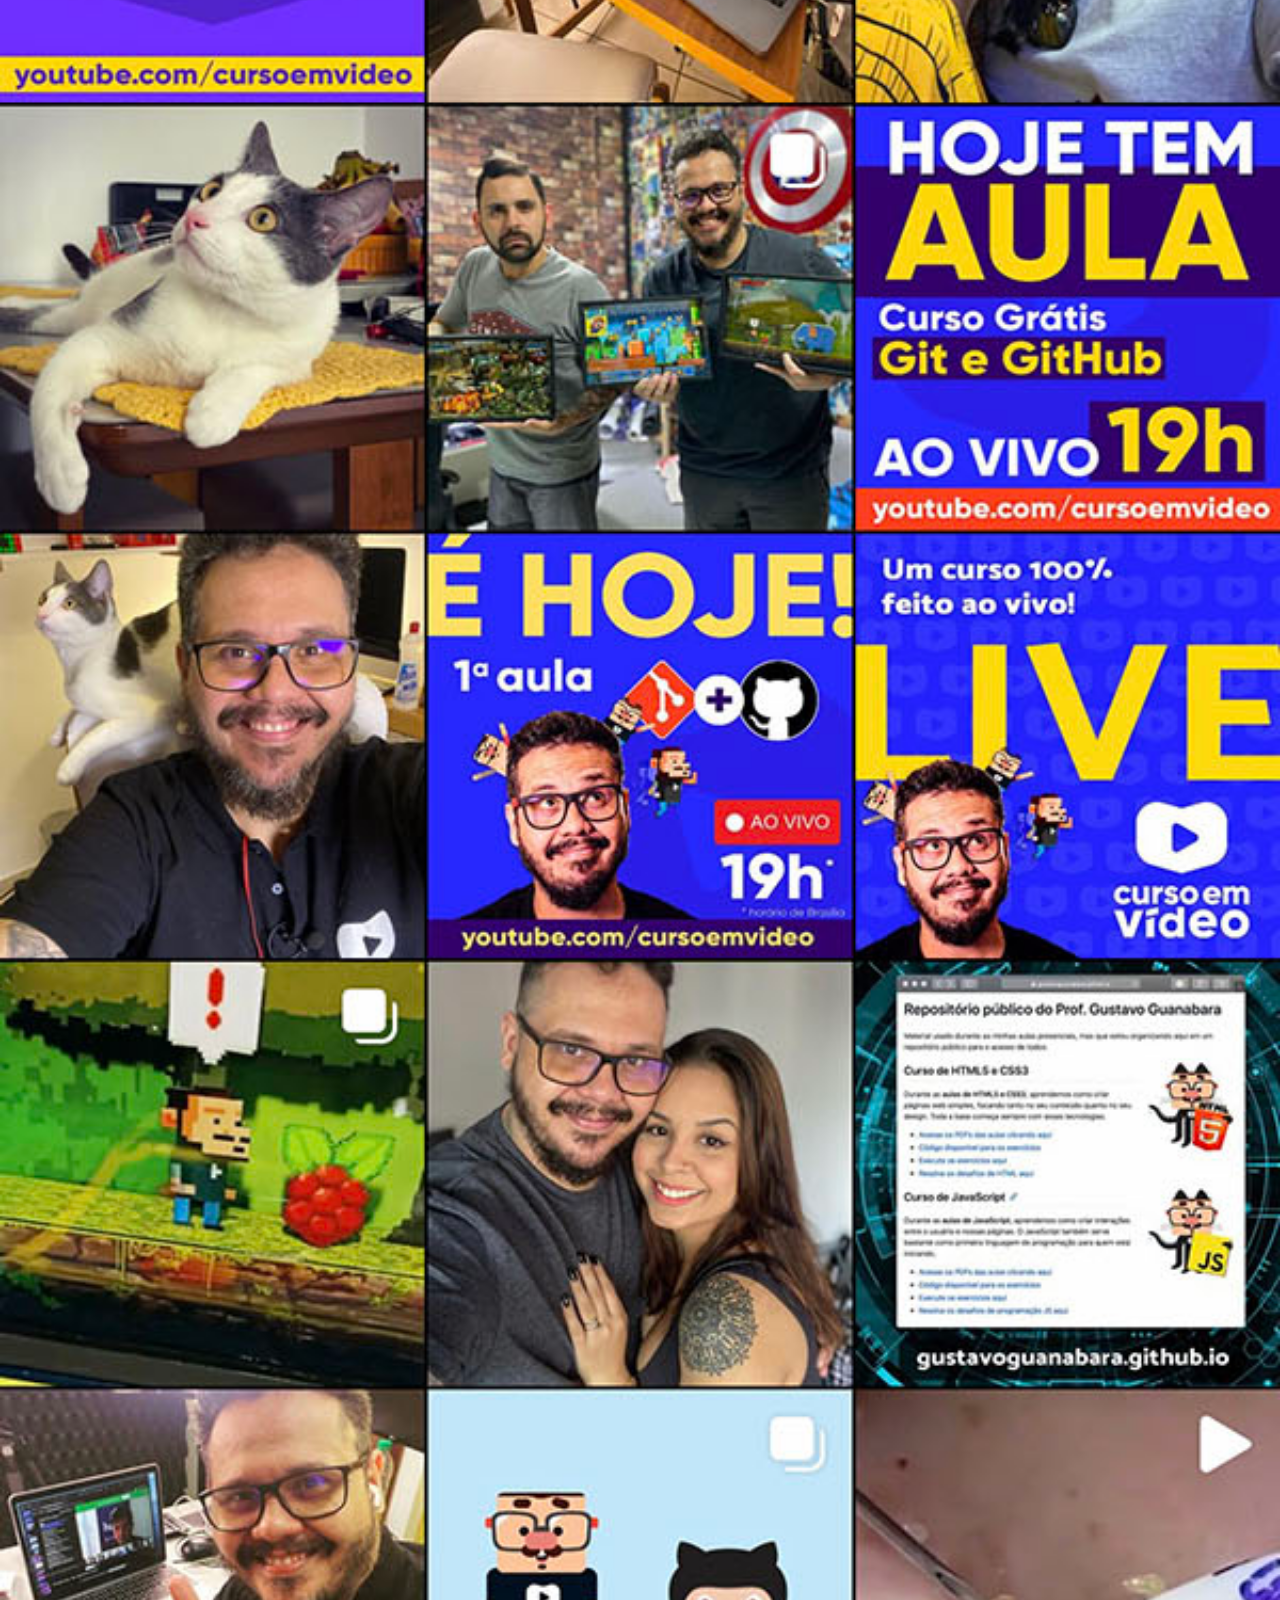
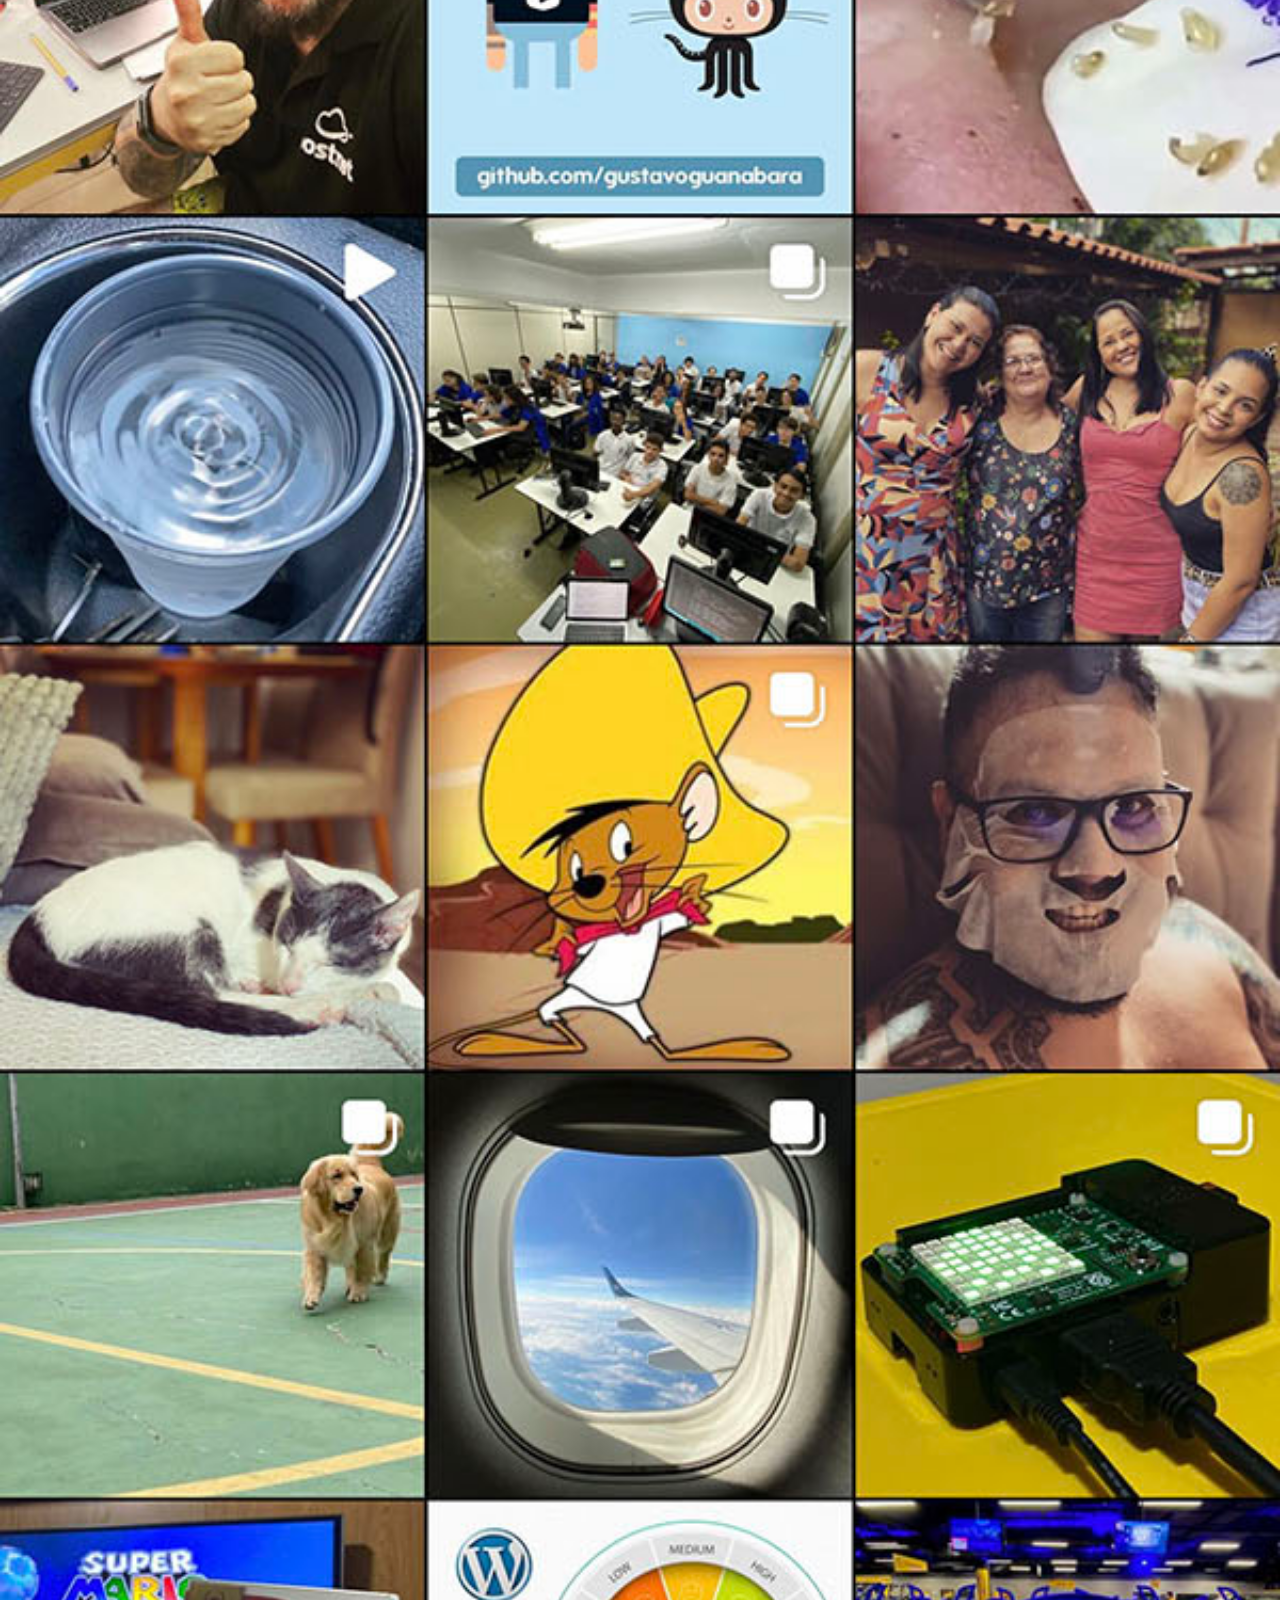
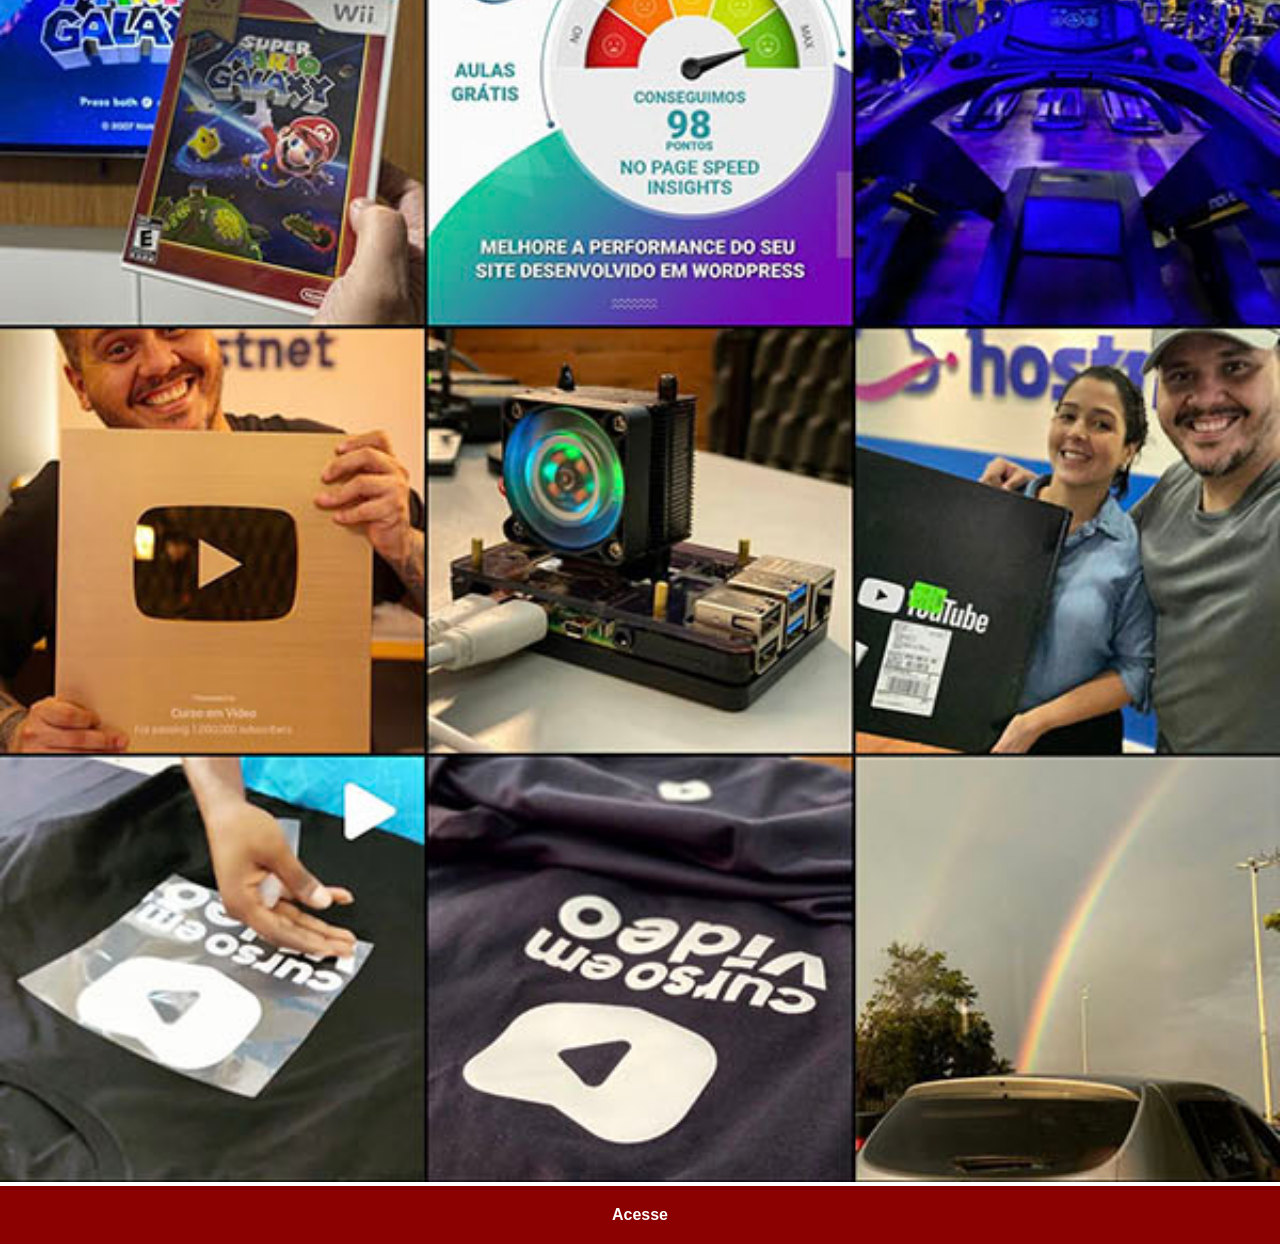
<file: instagram.html>
<!DOCTYPE html>
<html lang="pt-br">
<head>
    <meta charset="UTF-8">
    <meta name="viewport" content="width=device-width, initial-scale=1.0">
    <title>Instagram</title>
    <link rel="stylesheet" href="estilos/social.css">
</head>
<body>
    <img src="imagens/tela-instagram.jpg" alt="Instagram">
    <a href="https://www.instagram.com/" target="_blank">Acesse</a>
</body>
</html>
</file>
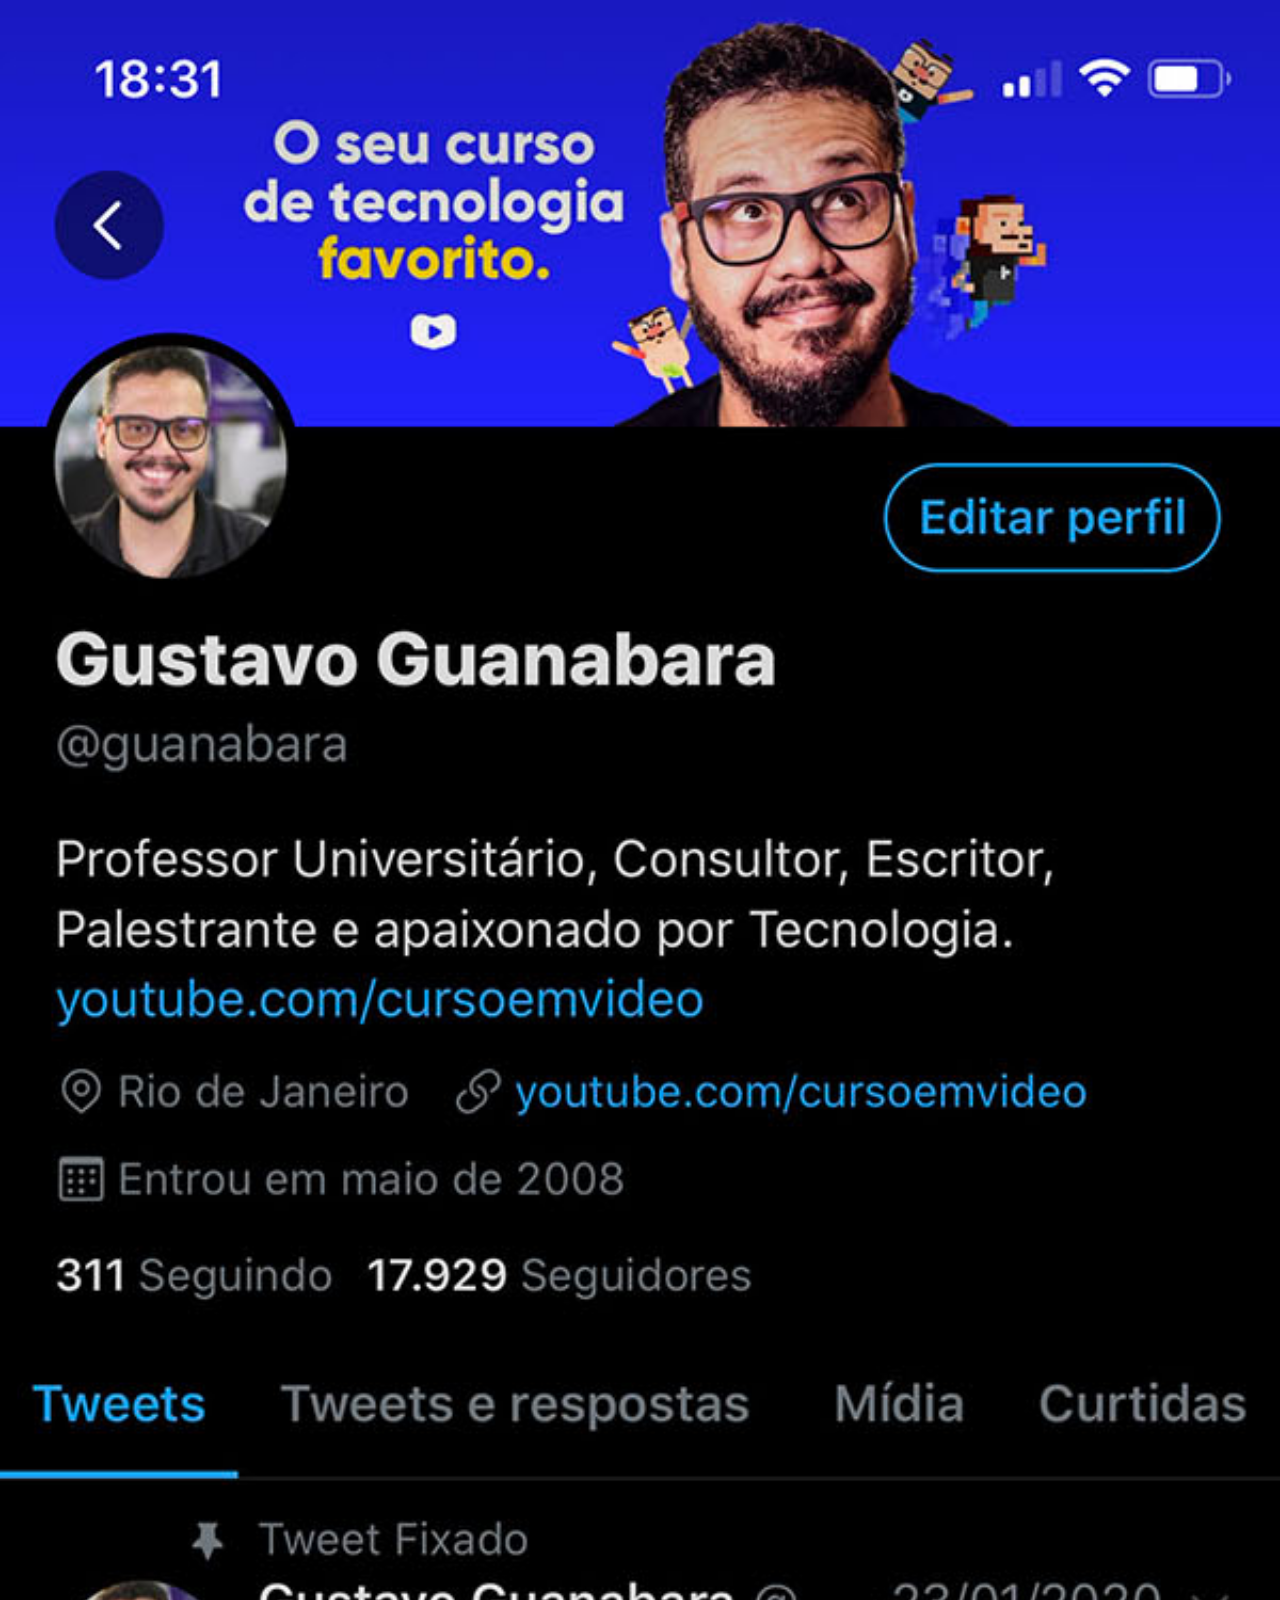
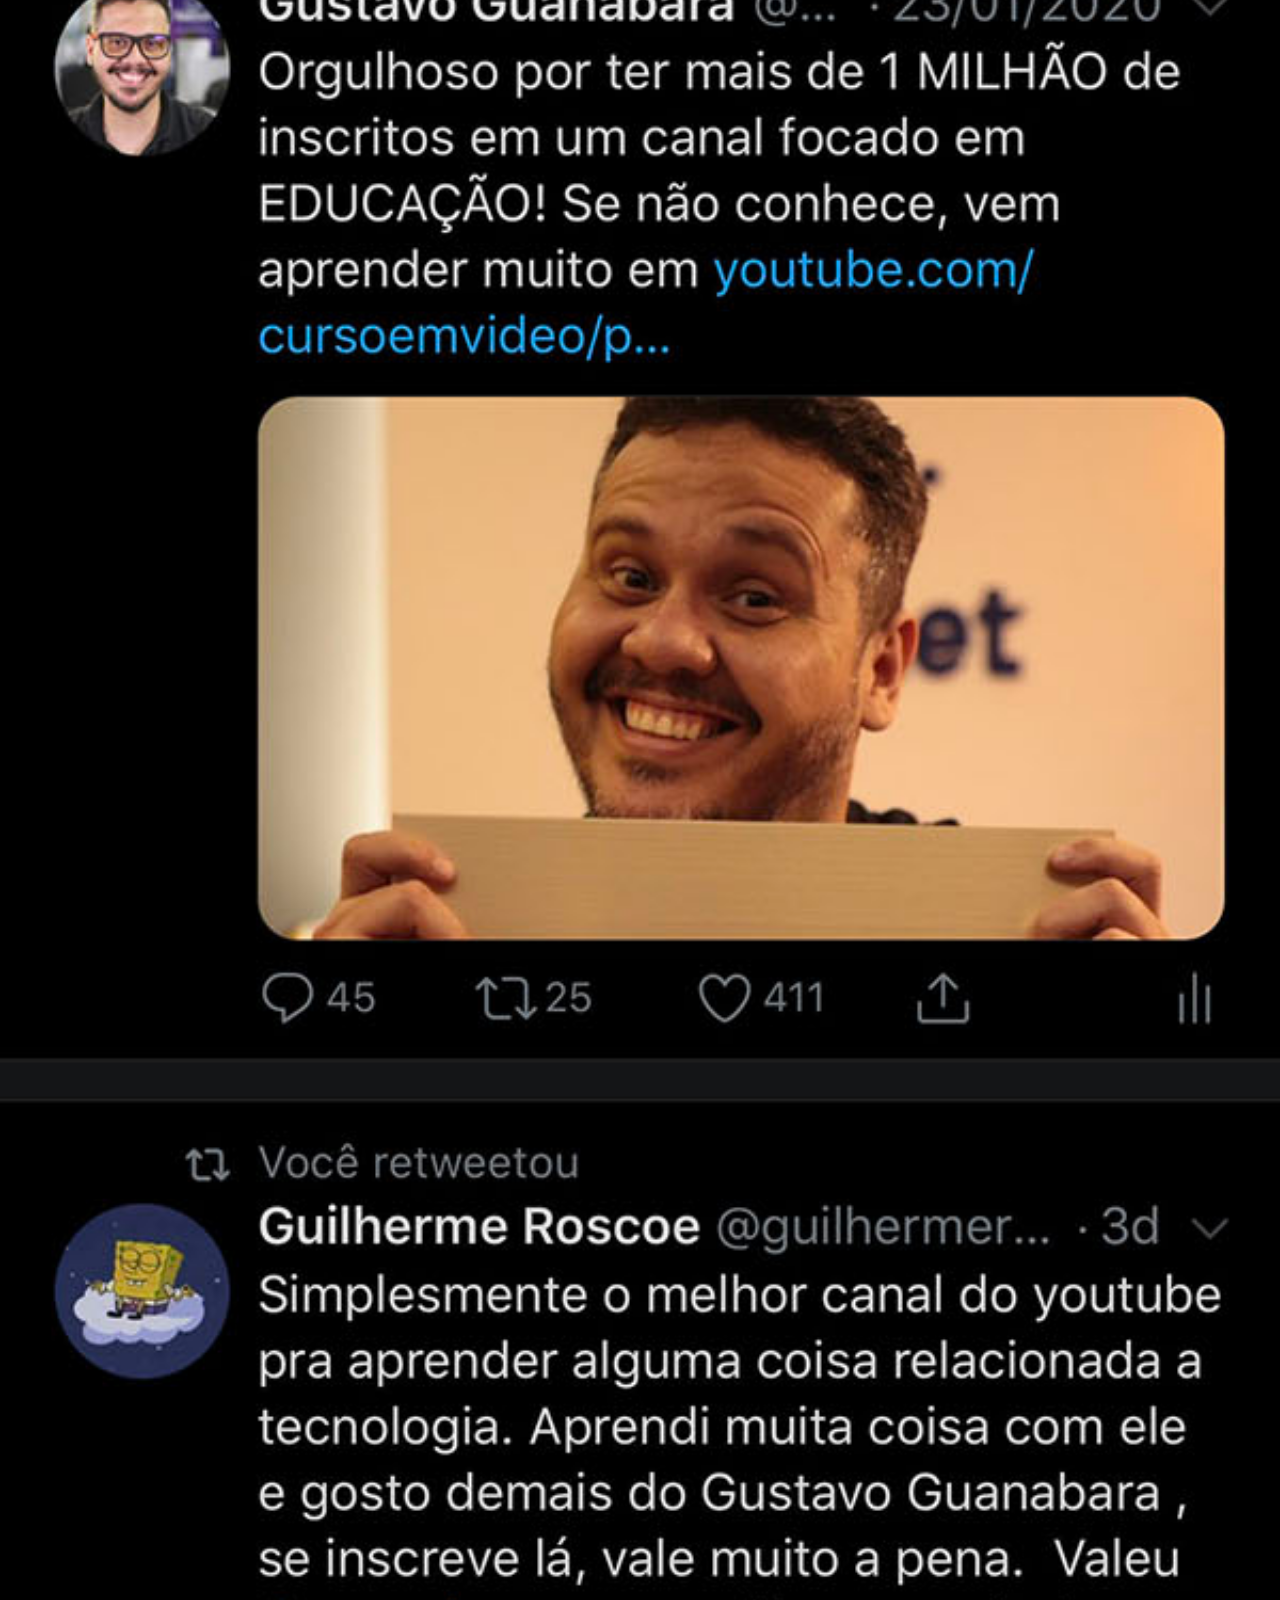
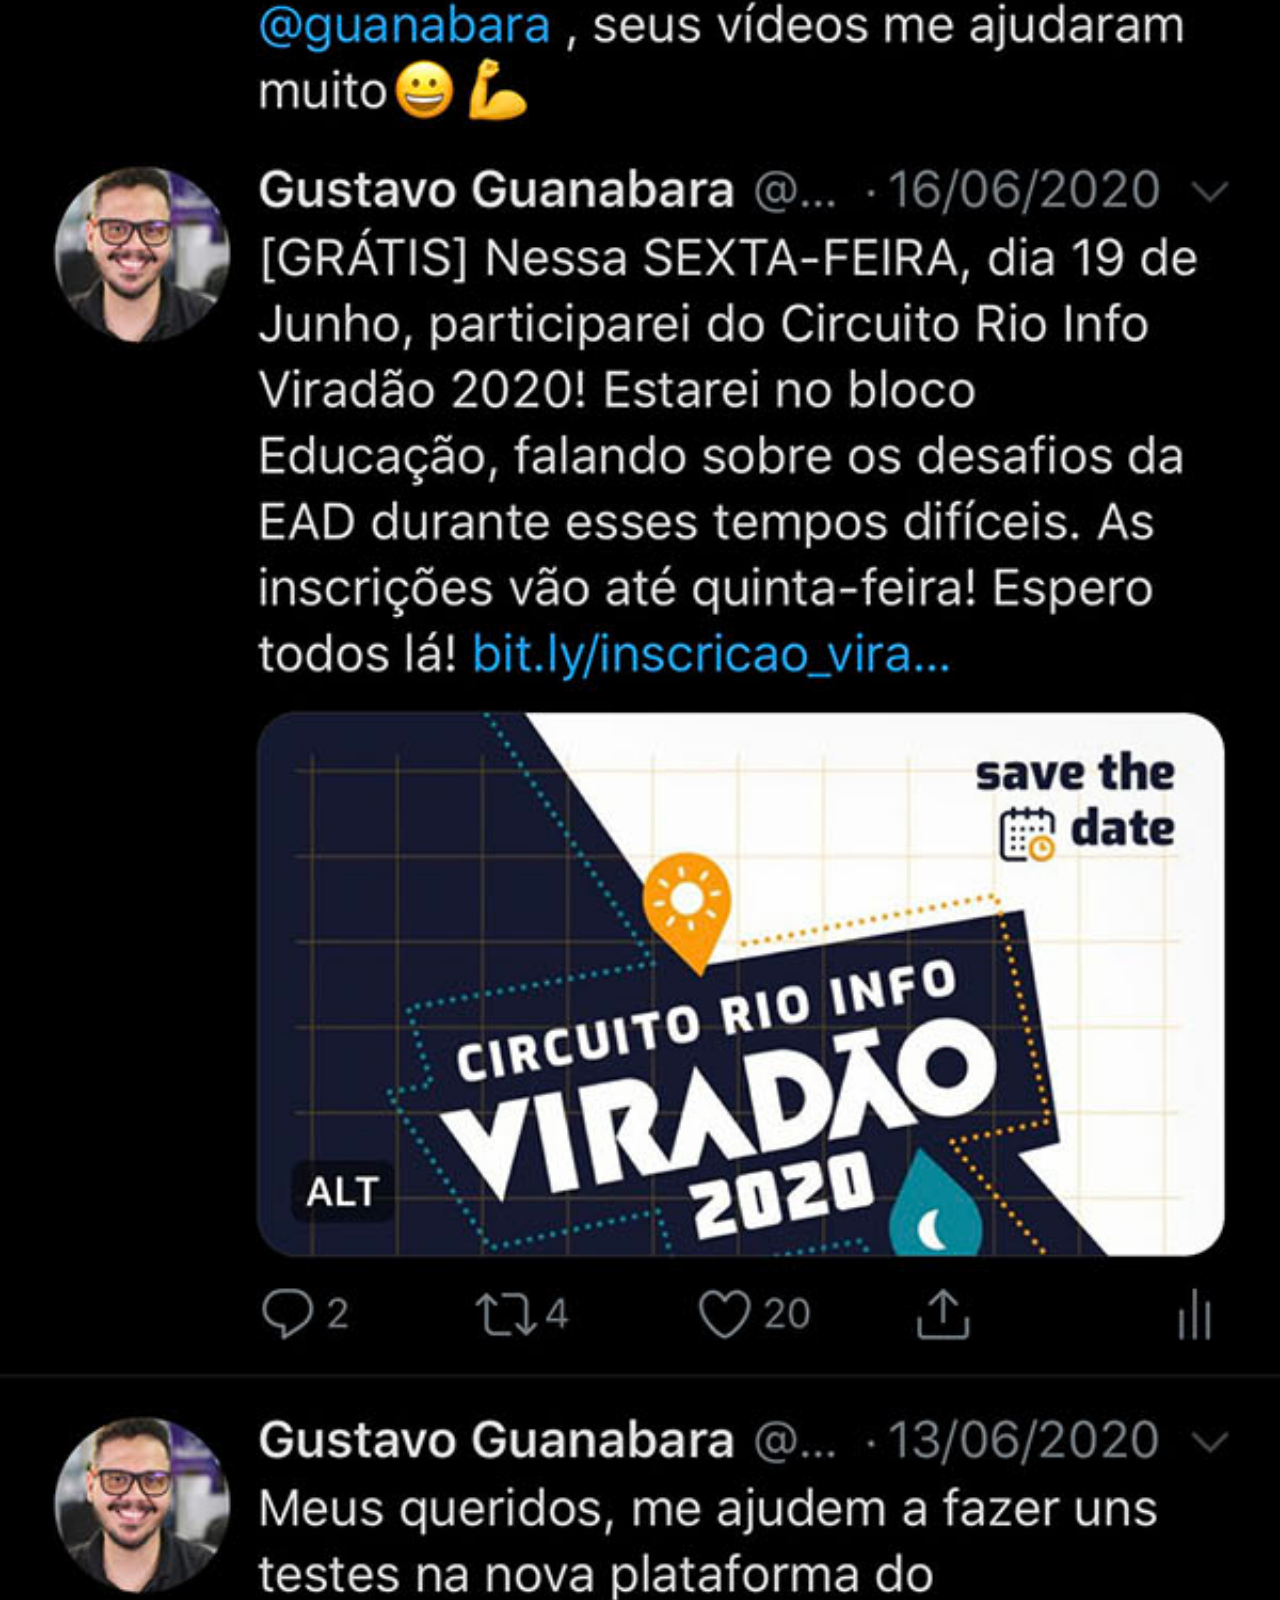
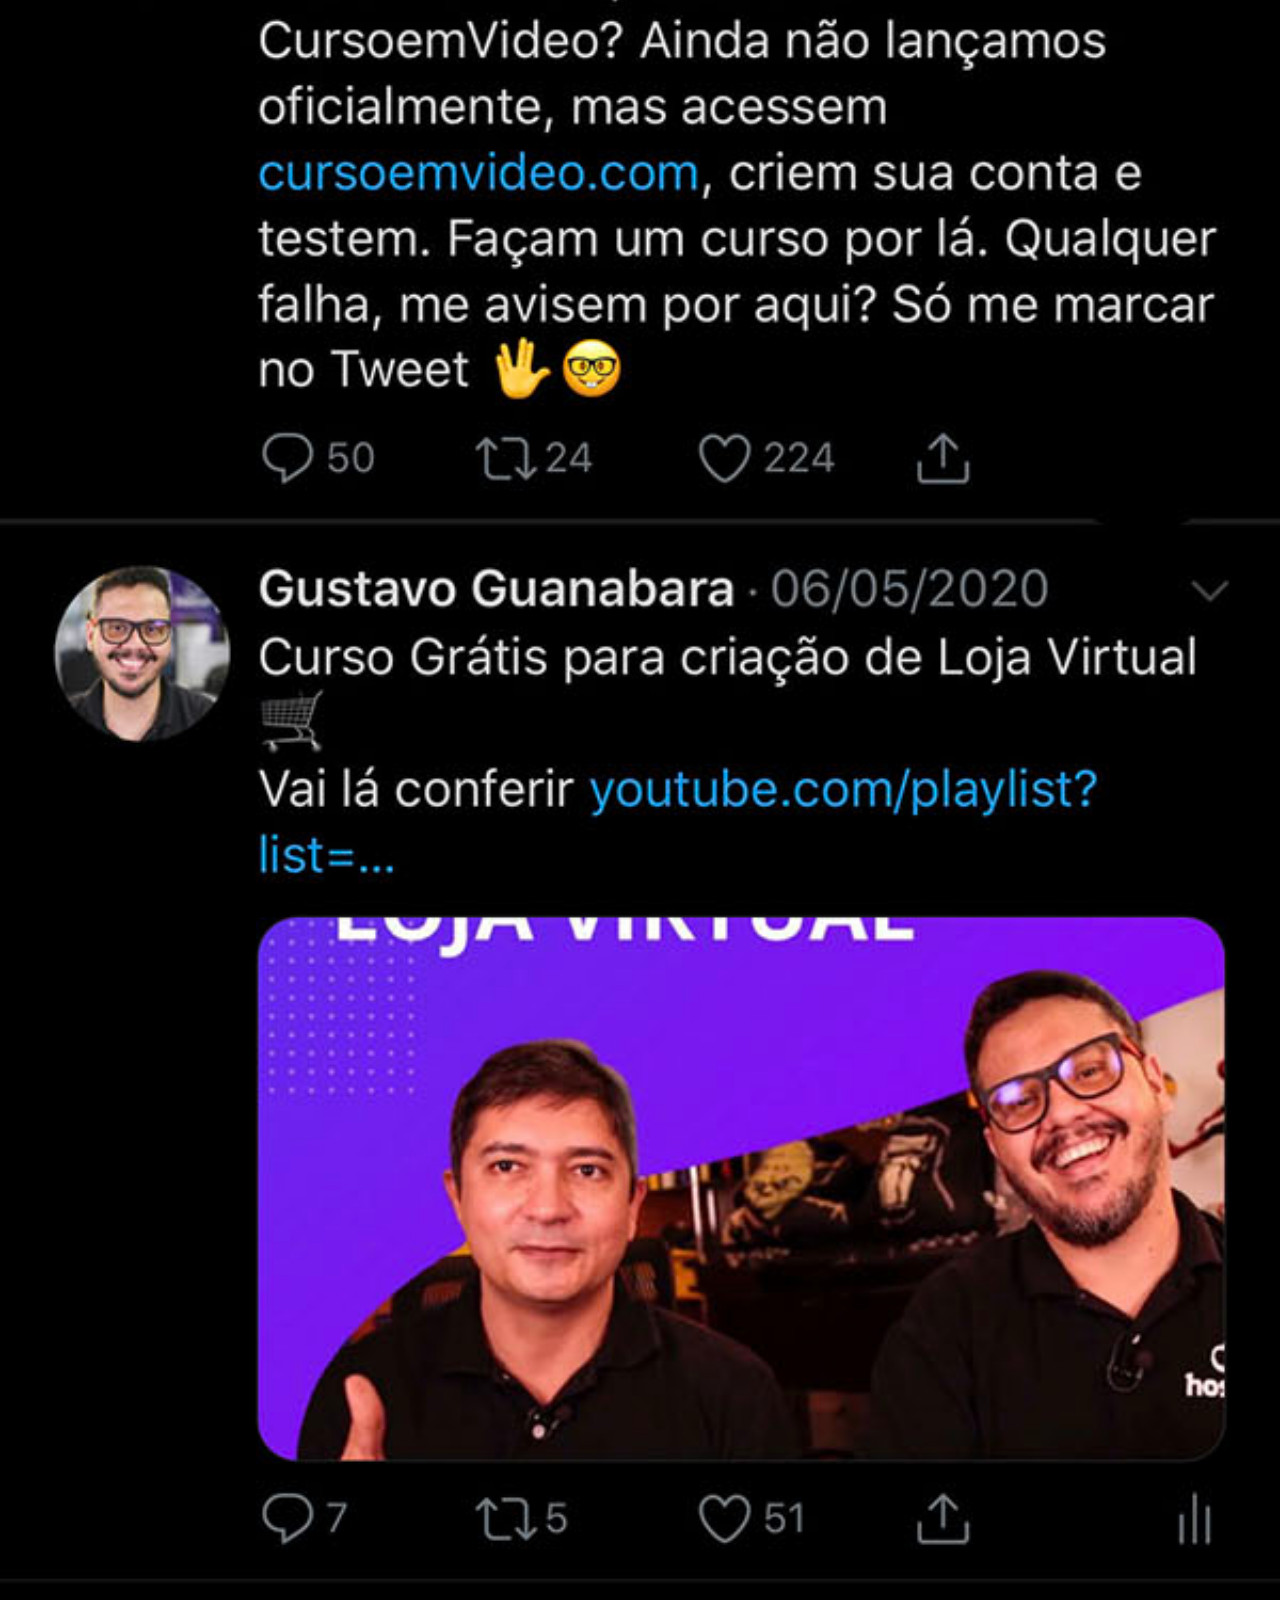
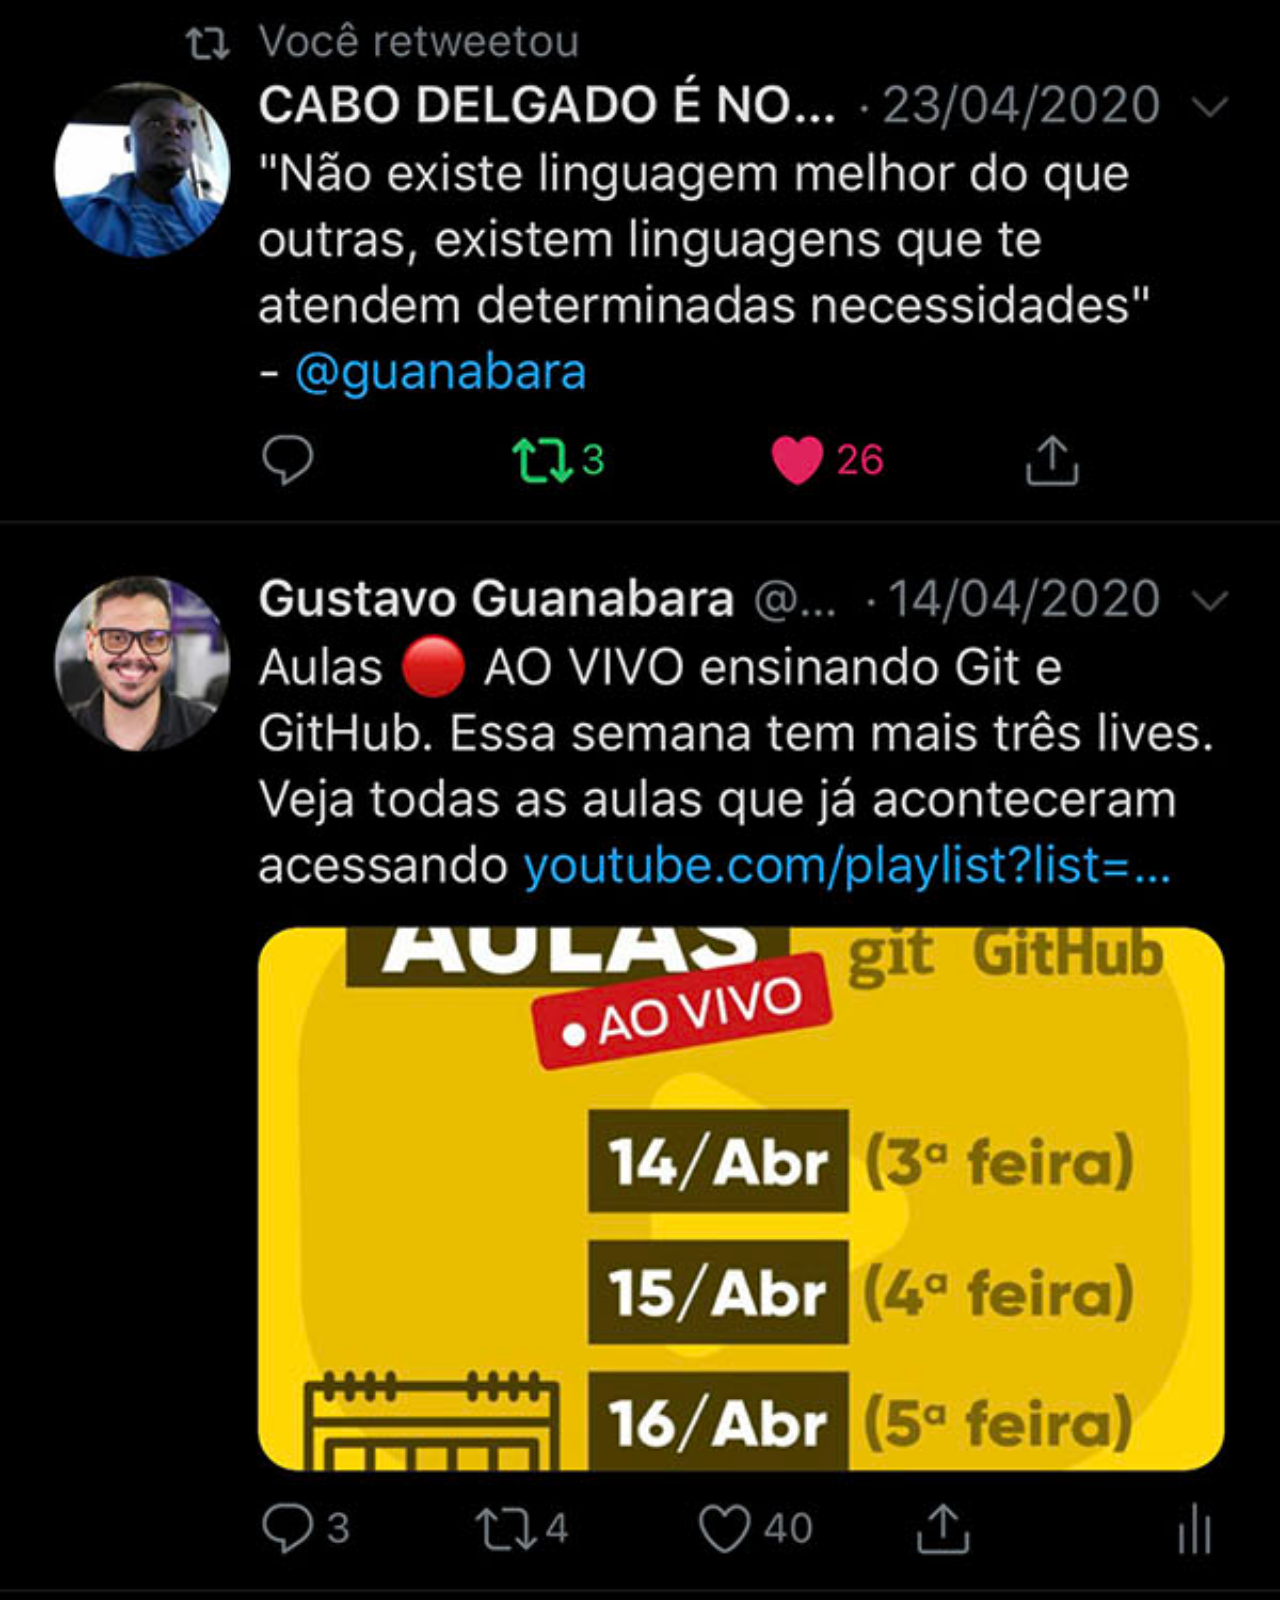
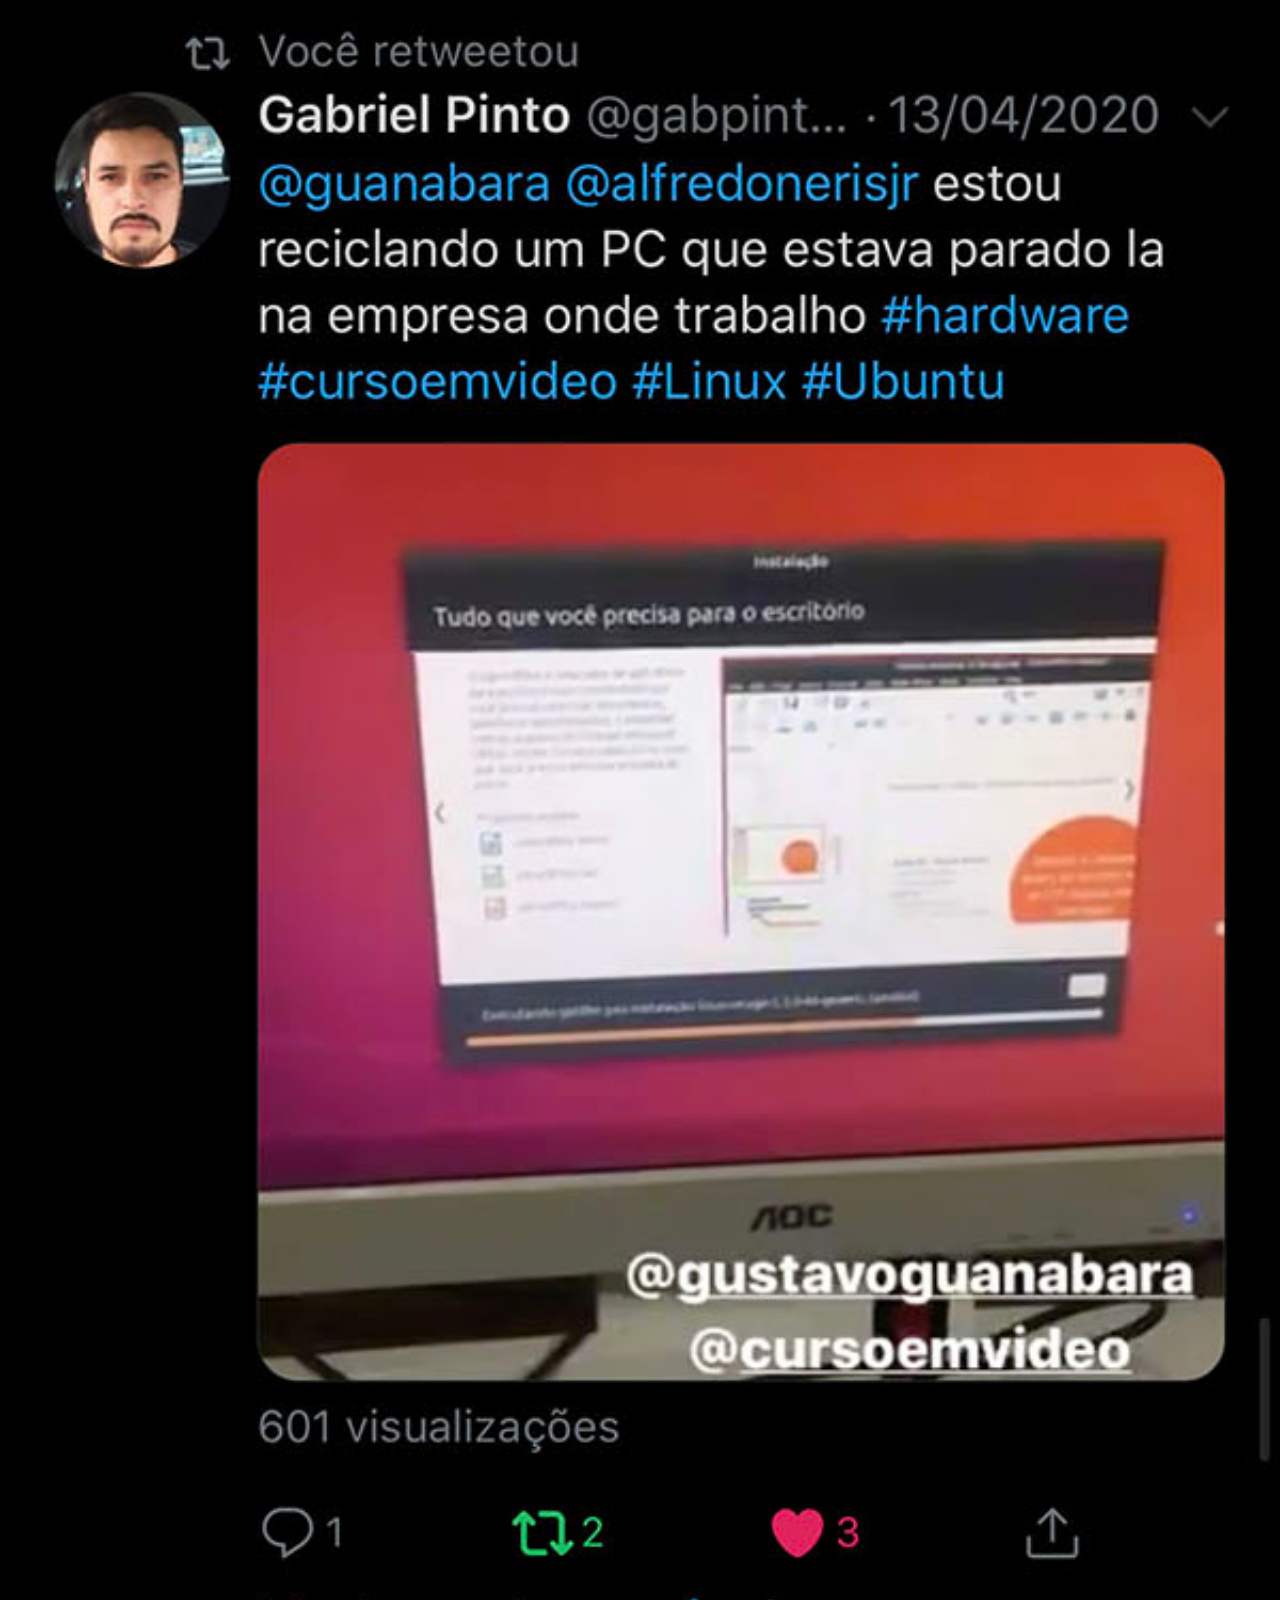
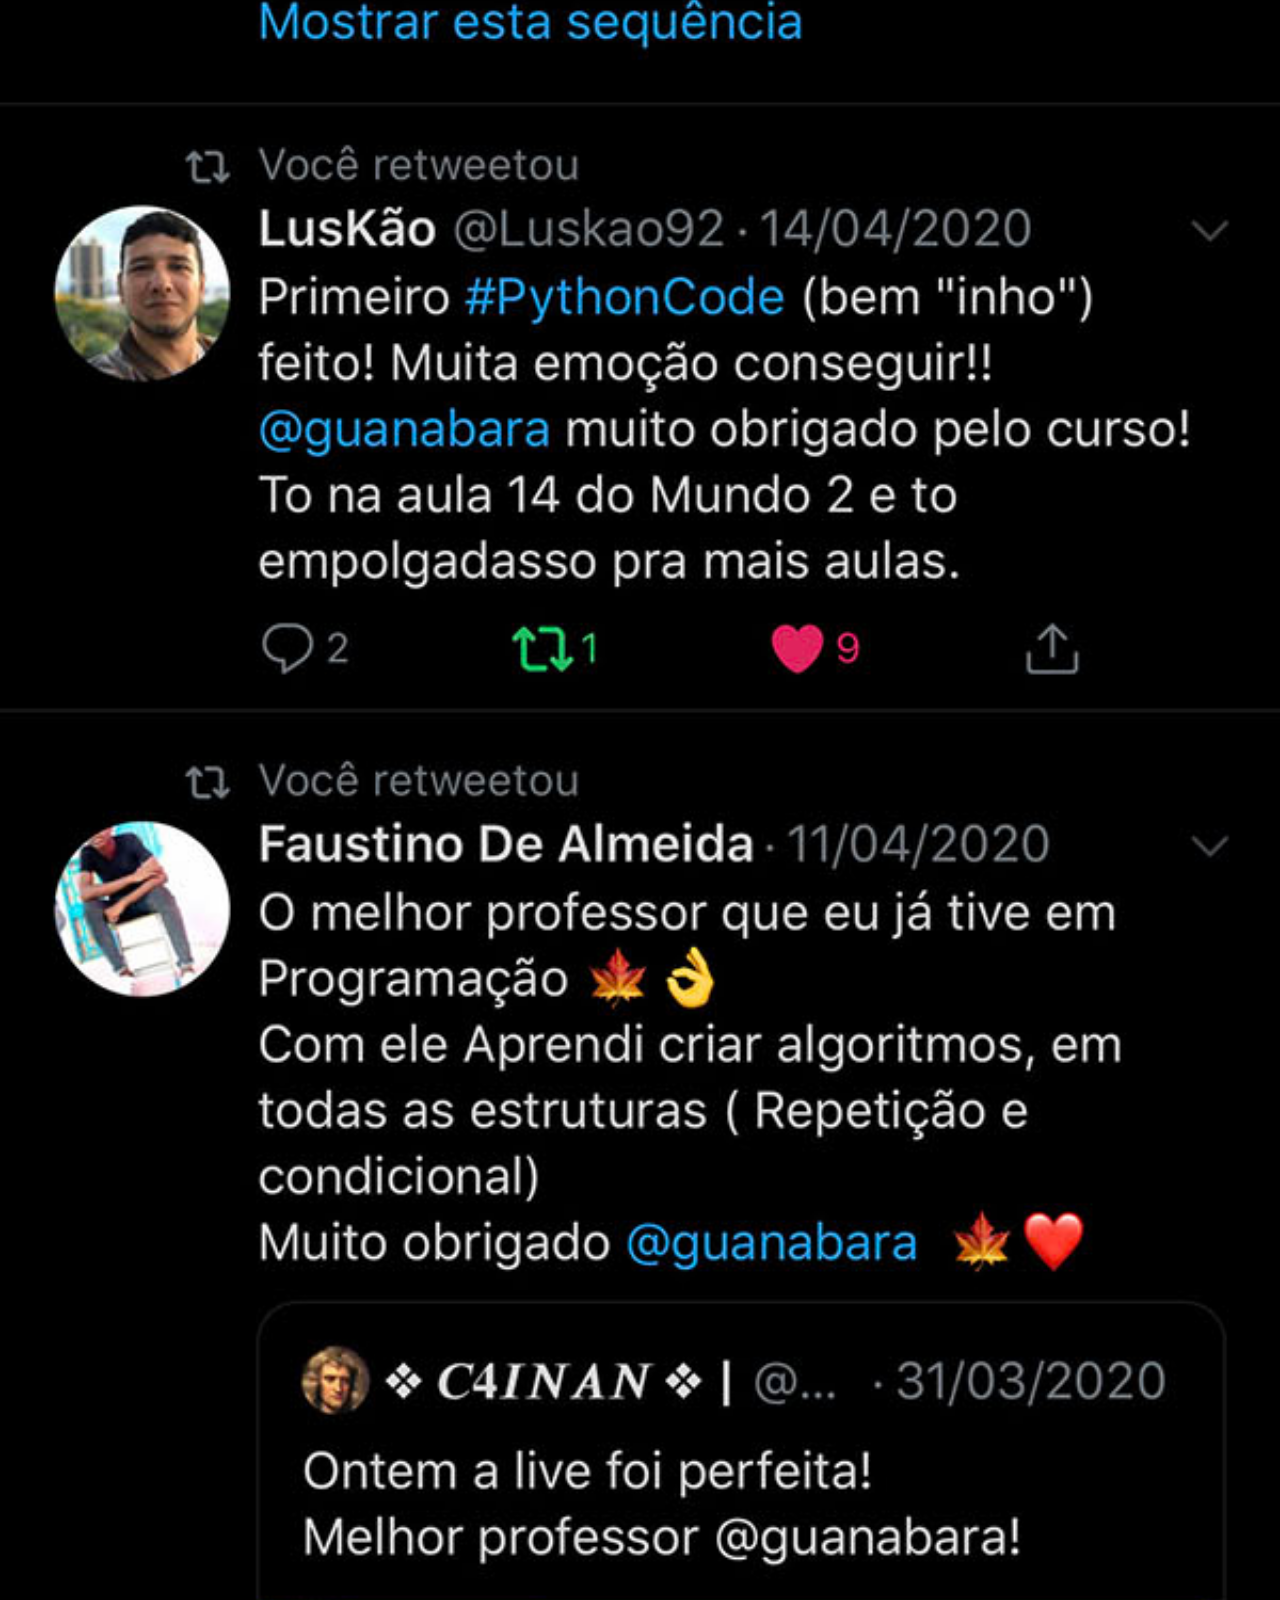
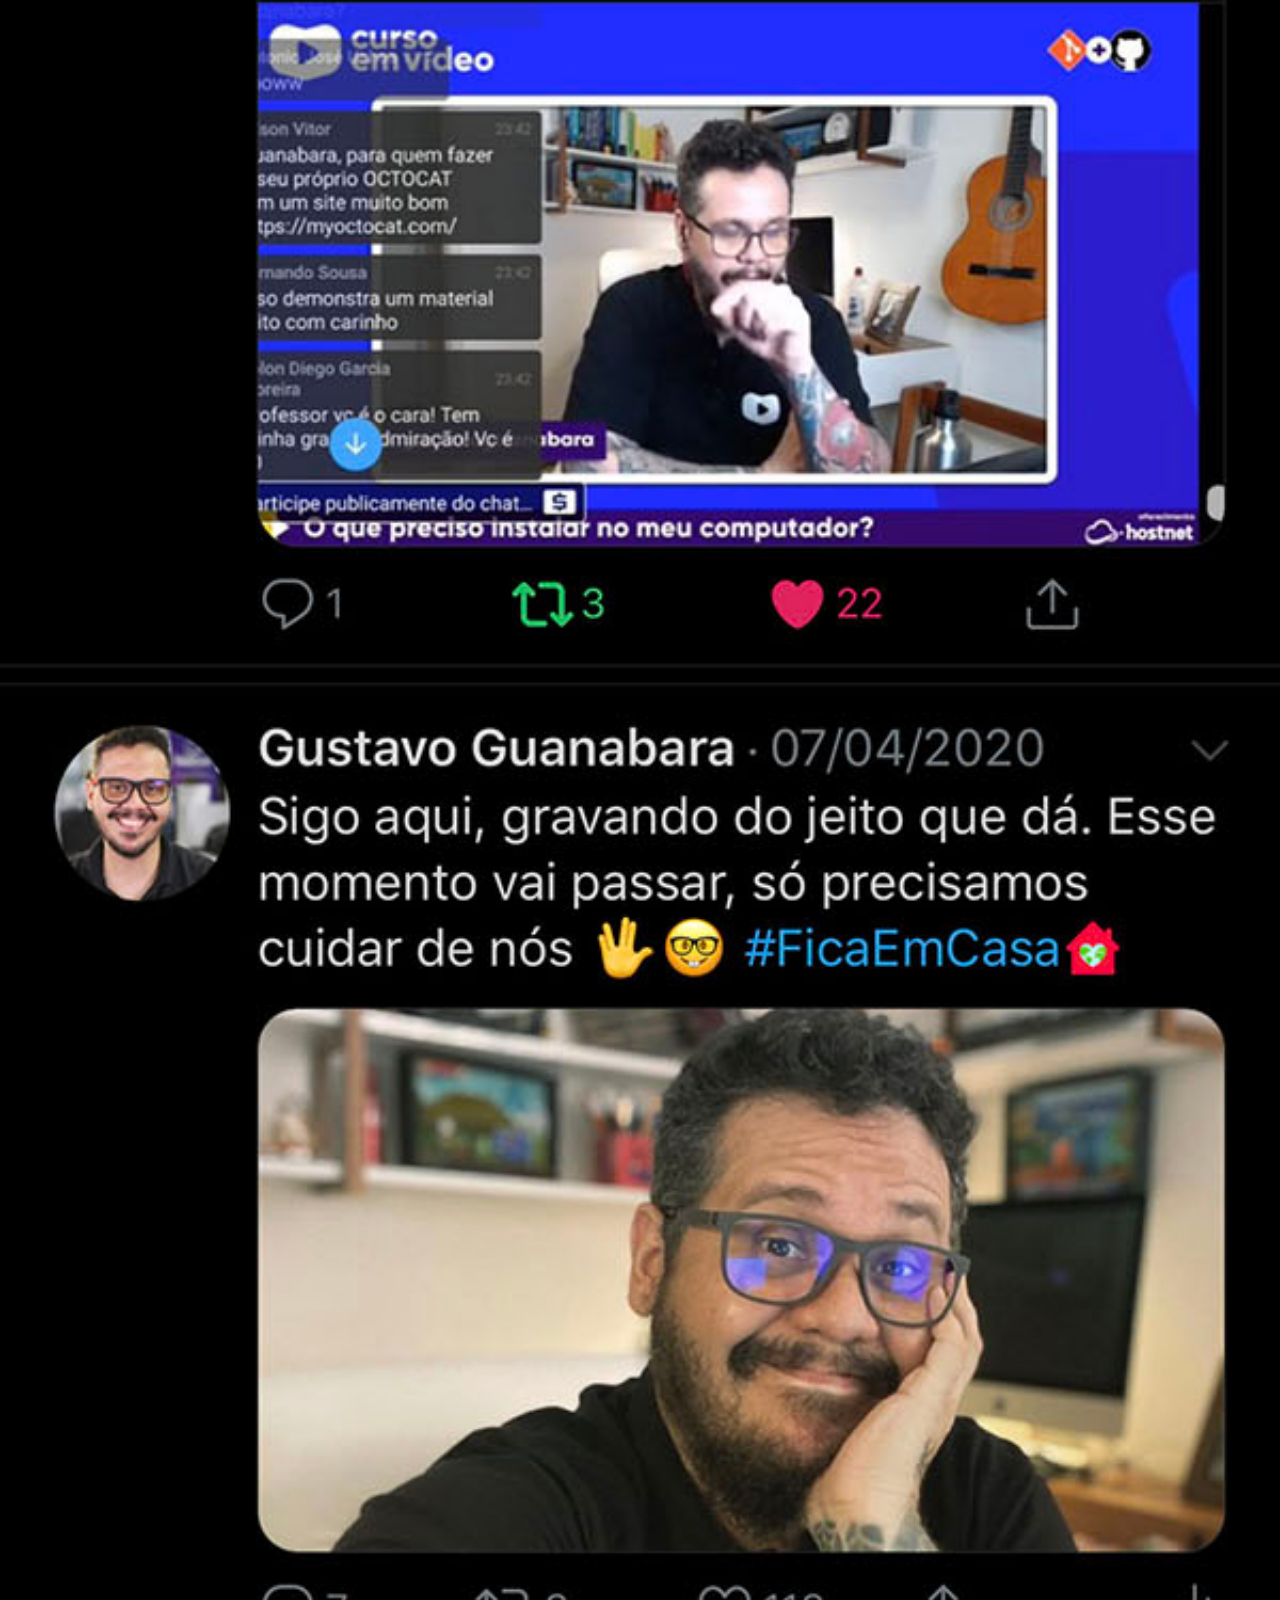
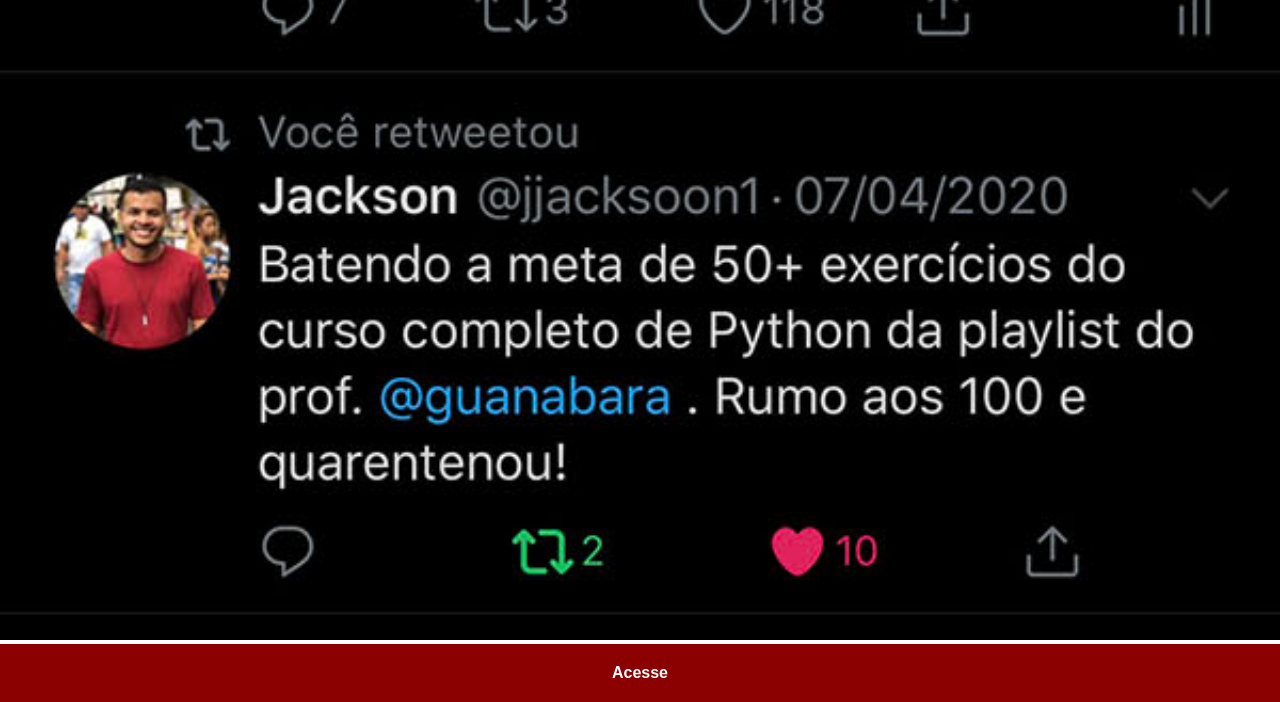
<file: twitter.html>
<!DOCTYPE html>
<html lang="pt-br">
<head>
    <meta charset="UTF-8">
    <meta name="viewport" content="width=device-width, initial-scale=1.0">
    <title>Twitter</title>
    <link rel="stylesheet" href="estilos/social.css">
</head>
<body>
    <img src="imagens/tela-twitter.jpg" alt="Twitter">
    <a href="https://x.com/?lang=pt" target="_blank">Acesse</a>
</body>
</html>
</file>
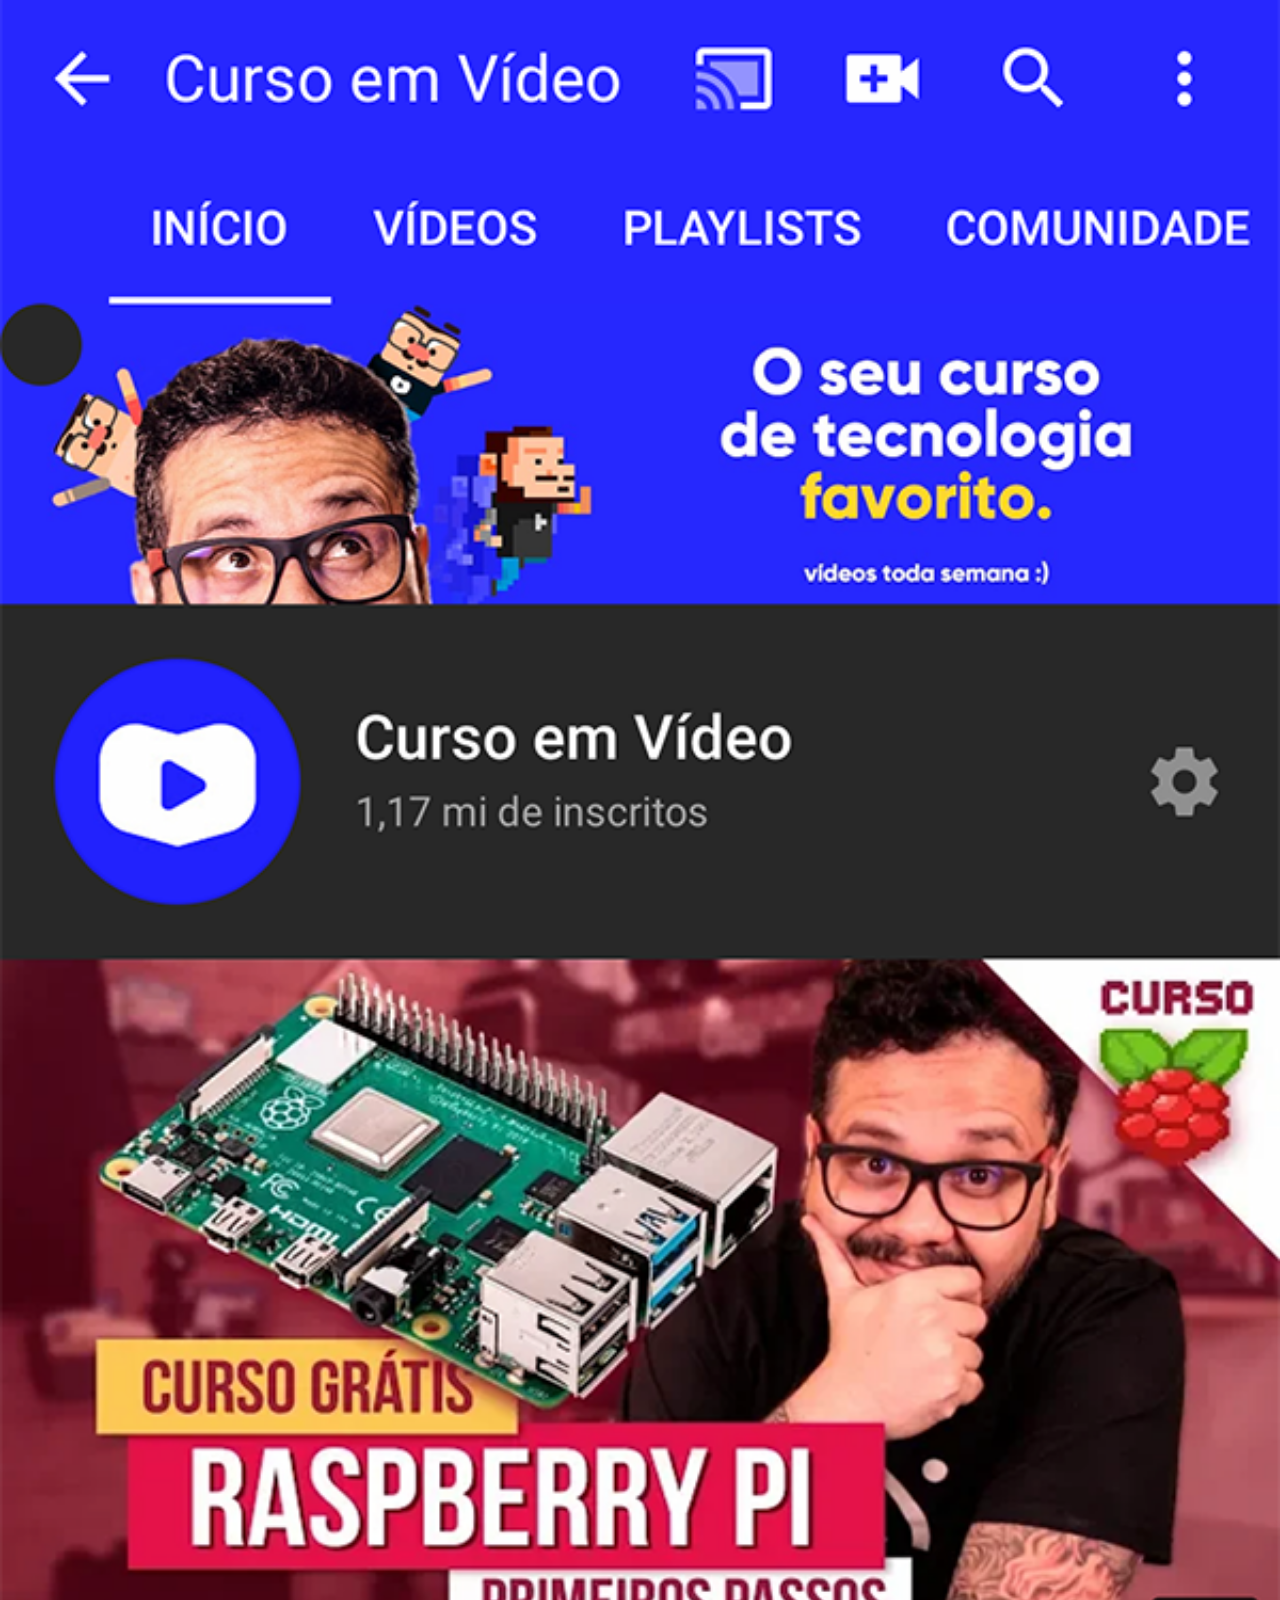
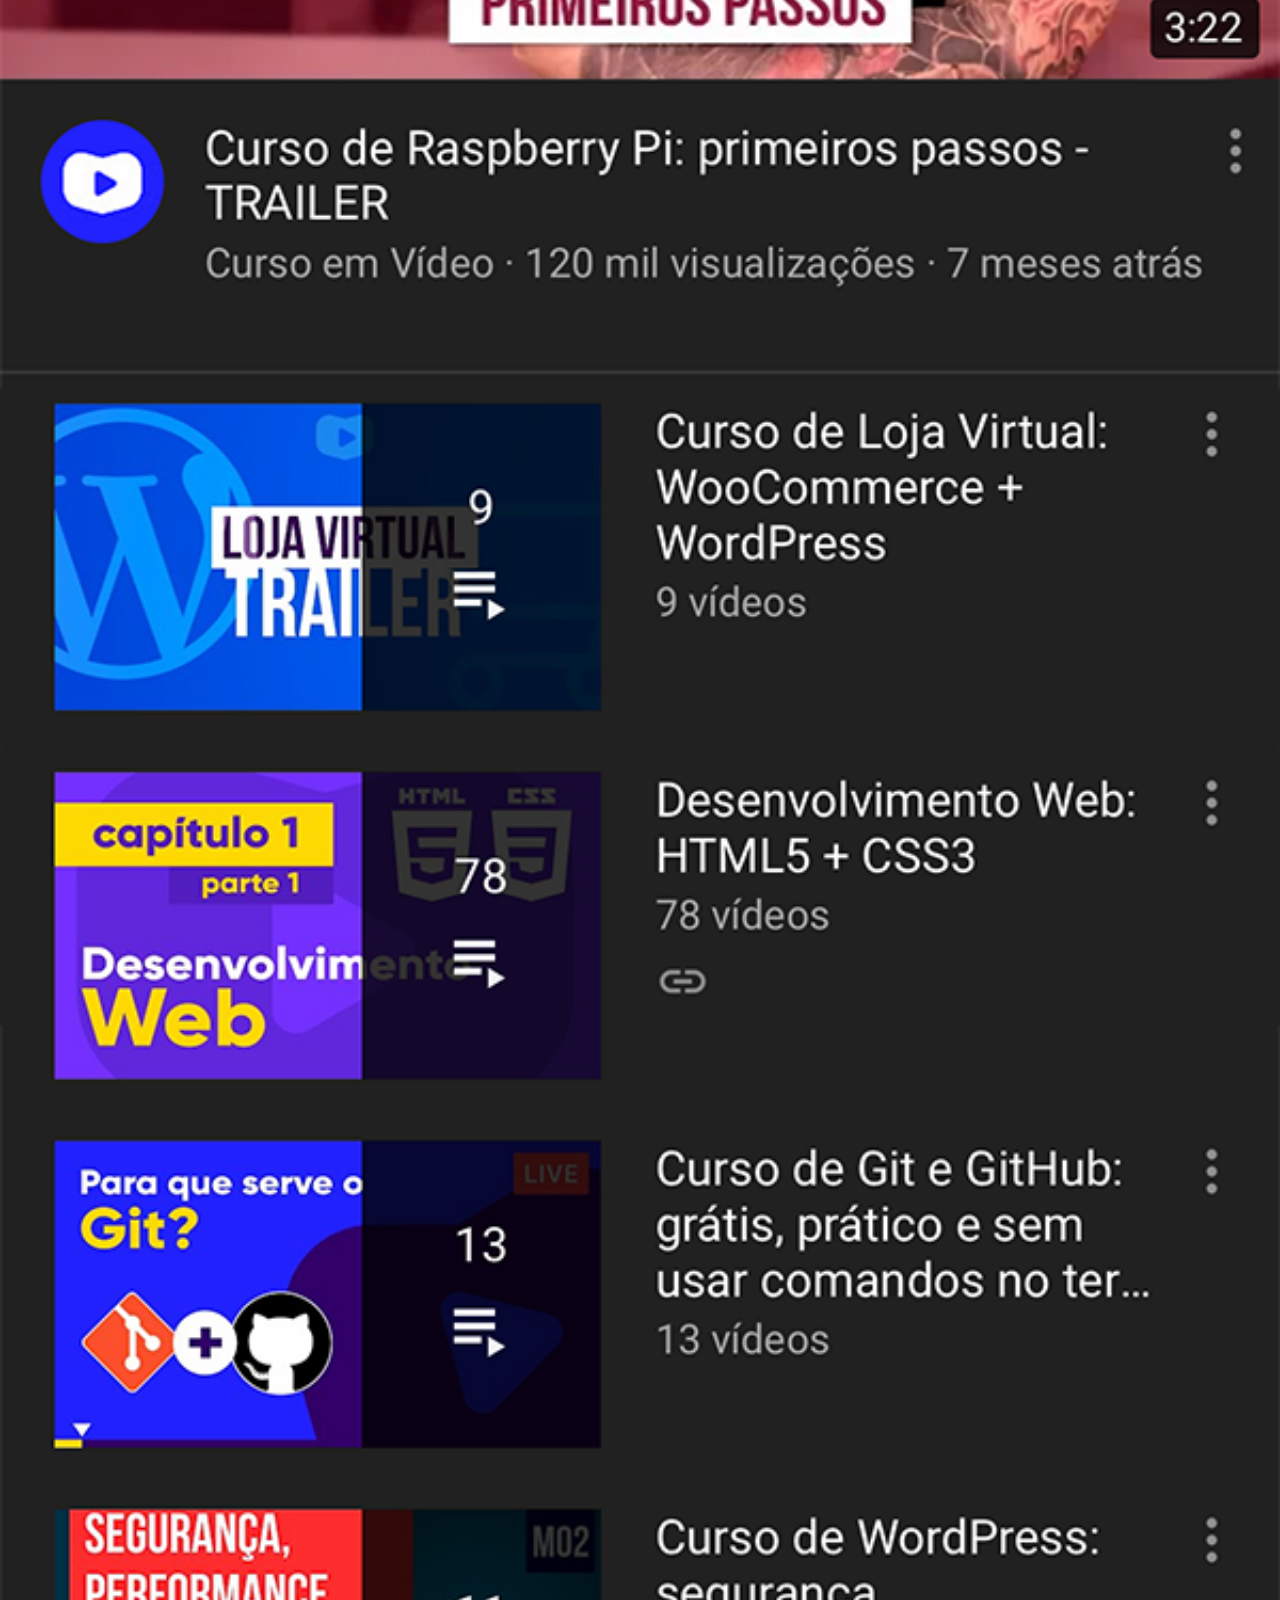
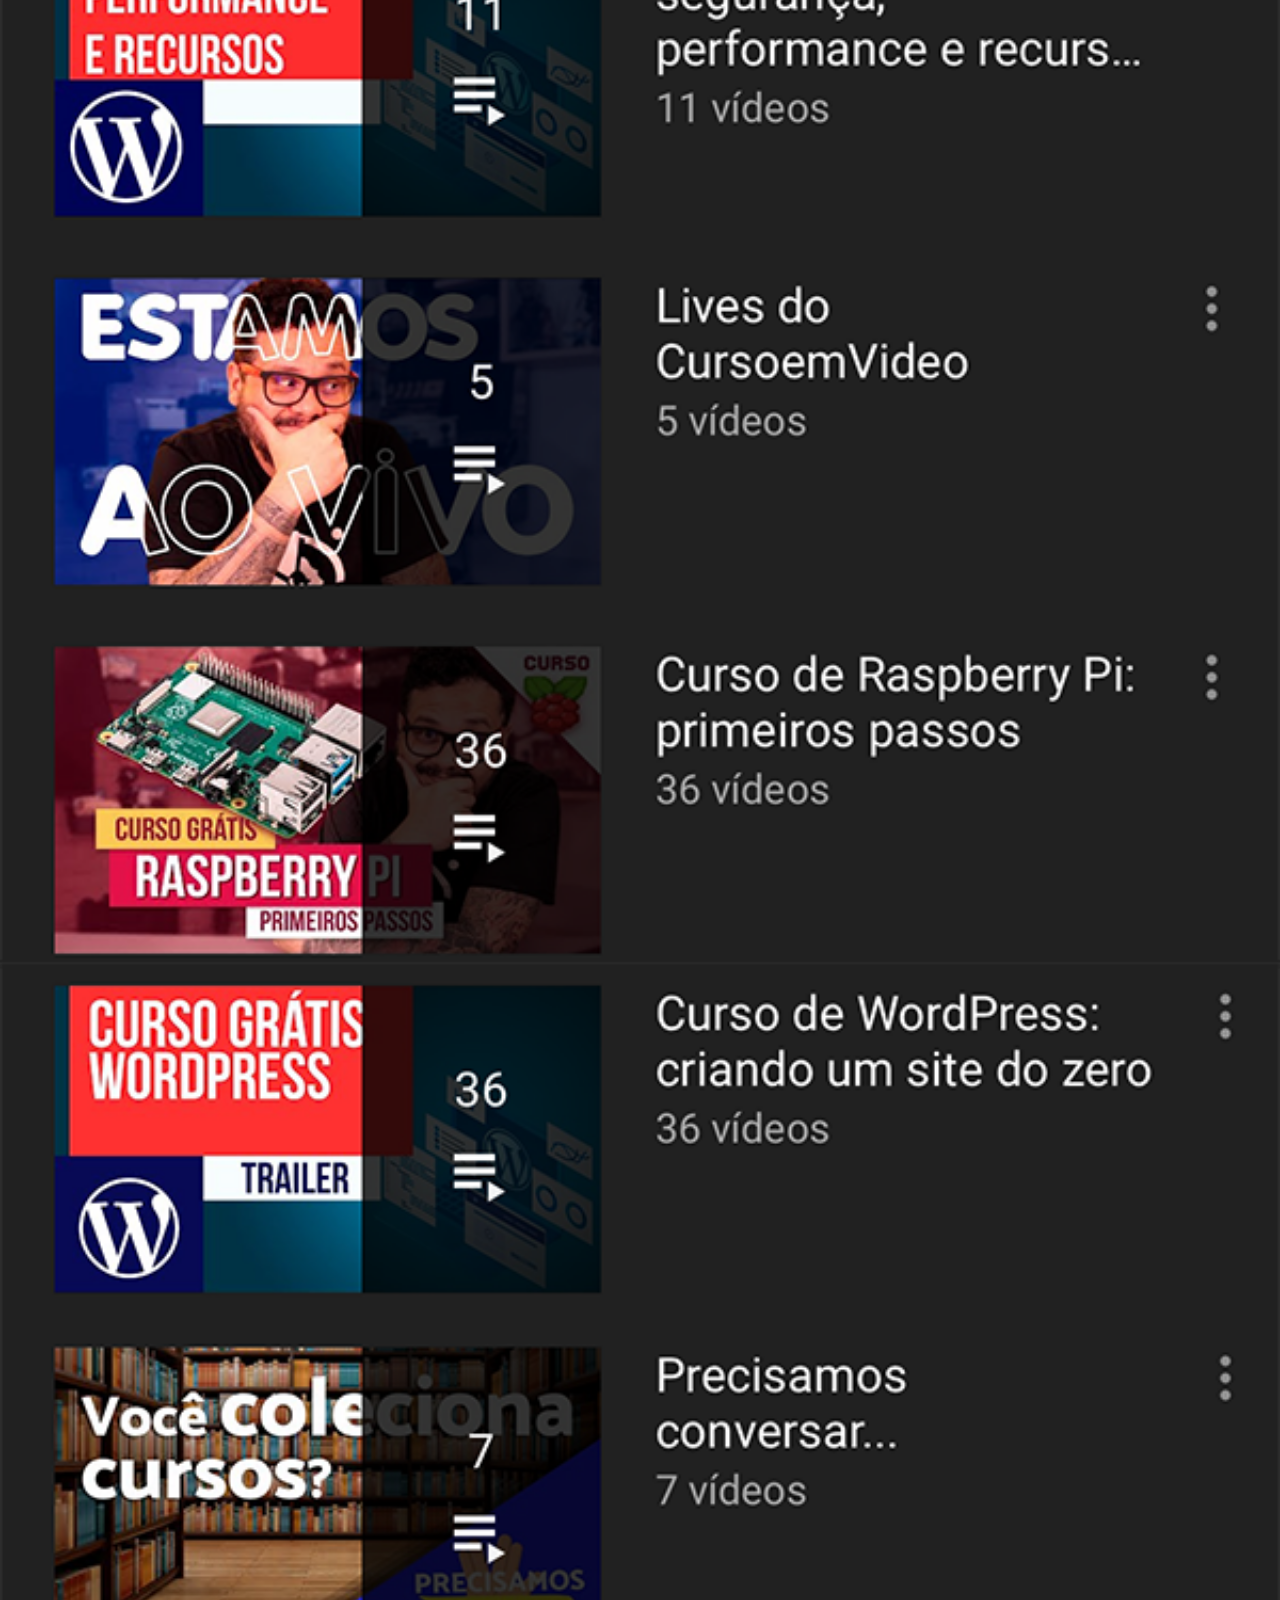
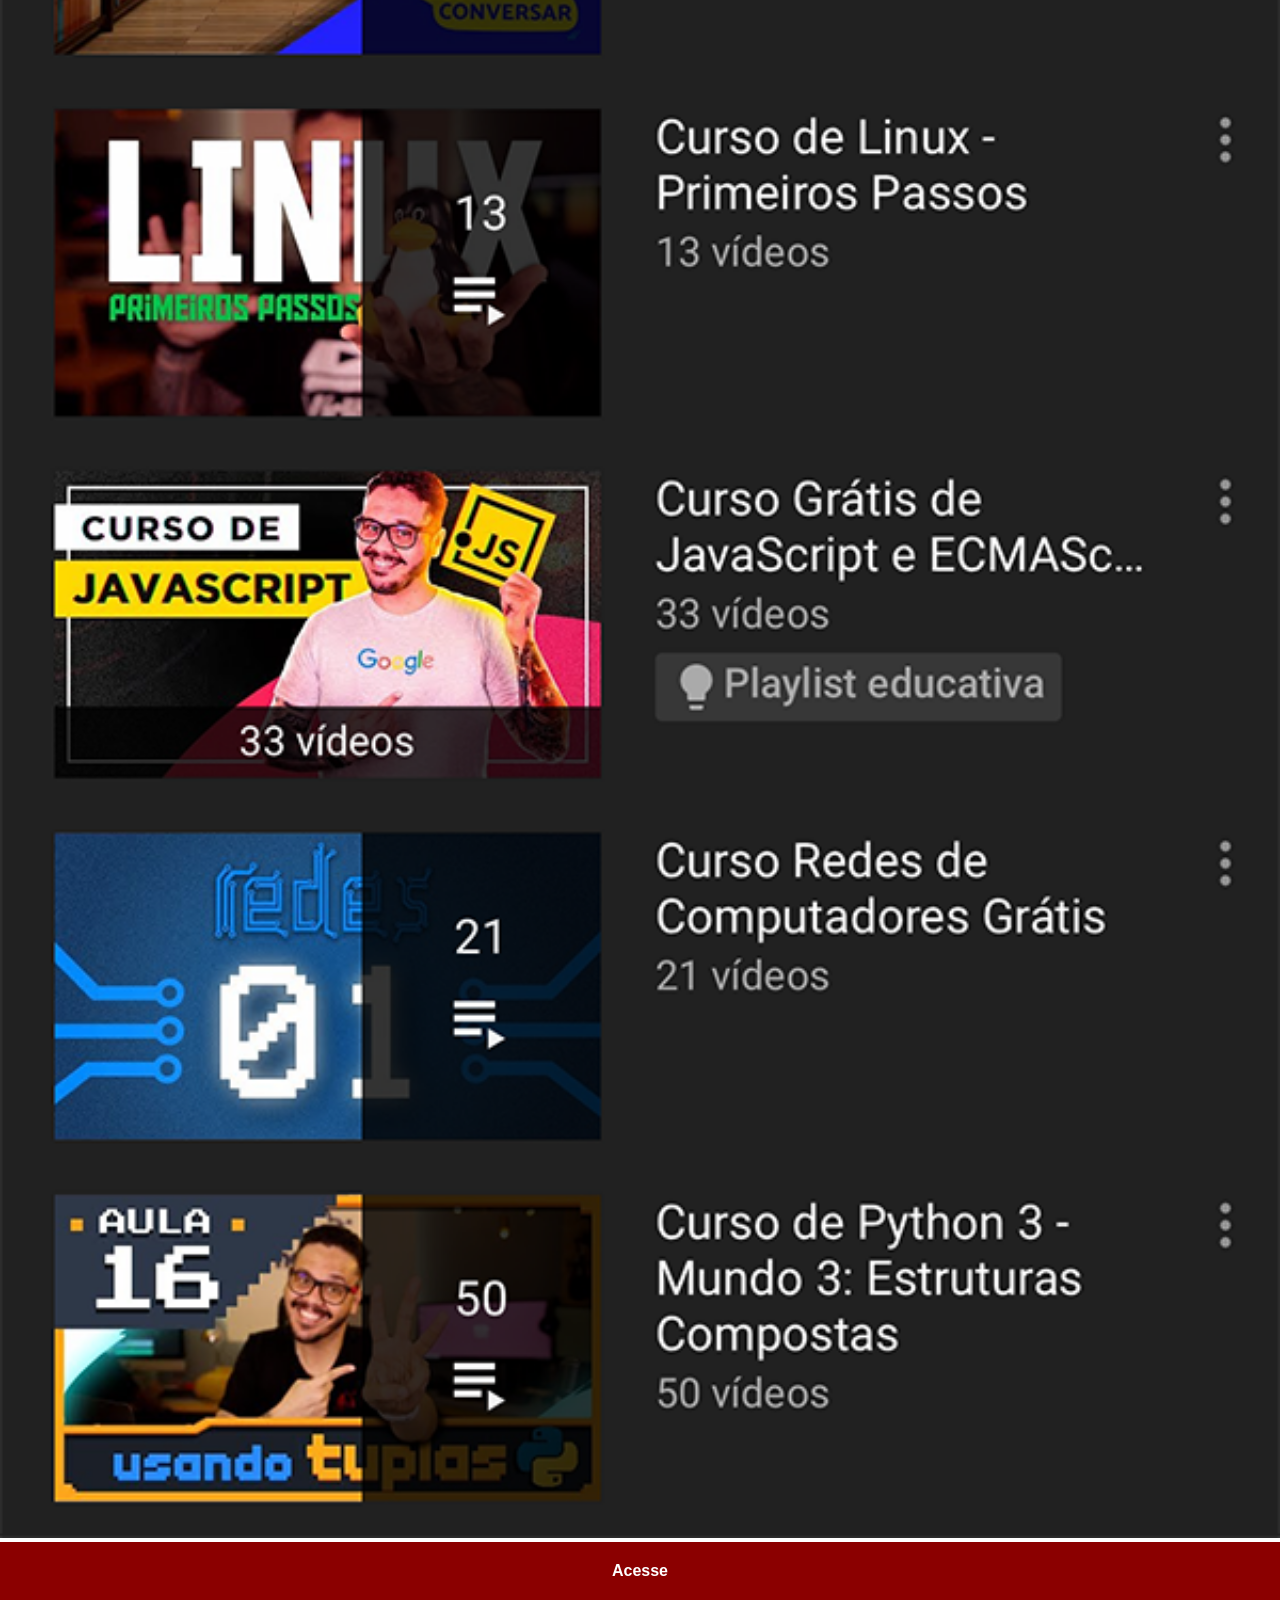
<file: youtube.html>
<!DOCTYPE html>
<html lang="pt-br">
<head>
    <meta charset="UTF-8">
    <meta name="viewport" content="width=device-width, initial-scale=1.0">
    <title>Document</title>
    <link rel="stylesheet" href="estilos/social.css">
</head>
<body>
    <img src="imagens/tela-youtube.png" alt="">
    <a href="https://www.youtube.com/@cursoemvideo" target="_blank">Acesse</a>
</body>
</html>
</file>
<file: estilos/style.css>
* {
    margin: 0px;
    padding: 0px;
    font-family: Arial, Helvetica, sans-serif;
}

html, body {
    height: 100vh;
    width: 100vw;
    background-color: black;
}

body {
    background: url('../imagens/fundo-madeira.jpg') no-repeat top center;
    background-size: cover;
    background-attachment: fixed;
}

main {
    height: 100vh;
    position: relative;
}

section#telefone {
    position: absolute;
    top: 50%;
    left: 50%;
    transform:translate(-50%, -50%) ;

    height: 627px;
    width: 311px;
    background-color: blue;
    background: url('../imagens/frame-iphone.png') no-repeat;
}

iframe#tela {
    position: relative;
    top: 80px;
    left: 22px;
    width: 267px;
    height: 471px;
}

section#redes-sociais {
    text-align: right;
}

section#redes-sociais img {
    width: 50px;
    margin: 10px;
    border-radius: 50%;
    box-shadow: 2px 2px 5px rgba(0, 0, 0, 0.400);
    box-sizing: border-box;
} 

section#redes-sociais img:hover {
    border: 2px solid rgba(255, 255, 255, 0.637);
    transform: translate(-3px, -3px);
    box-shadow: 5px 5px 10px rgba(0, 0, 0, 0.603);
    transition: transform .5s;
}
</file>
<file: estilos/social.css>
* {
            margin: 0px;
            pad: 0px;
            font-family: Arial, Helvetica, sans-serif;
        }

        ::-webkit-scrollbar{
            width: 0px;
            height: 0px;
        }
        img {
            width: 100vw;
        }

        a {
            display: block;
            background-color:darkred ;
            color: white;
            padding: 20px;
            text-align: center;
            text-decoration: none;
            font-weight: bolder;
        }

        a:hover {
            background-color: red;
        }
</file>
